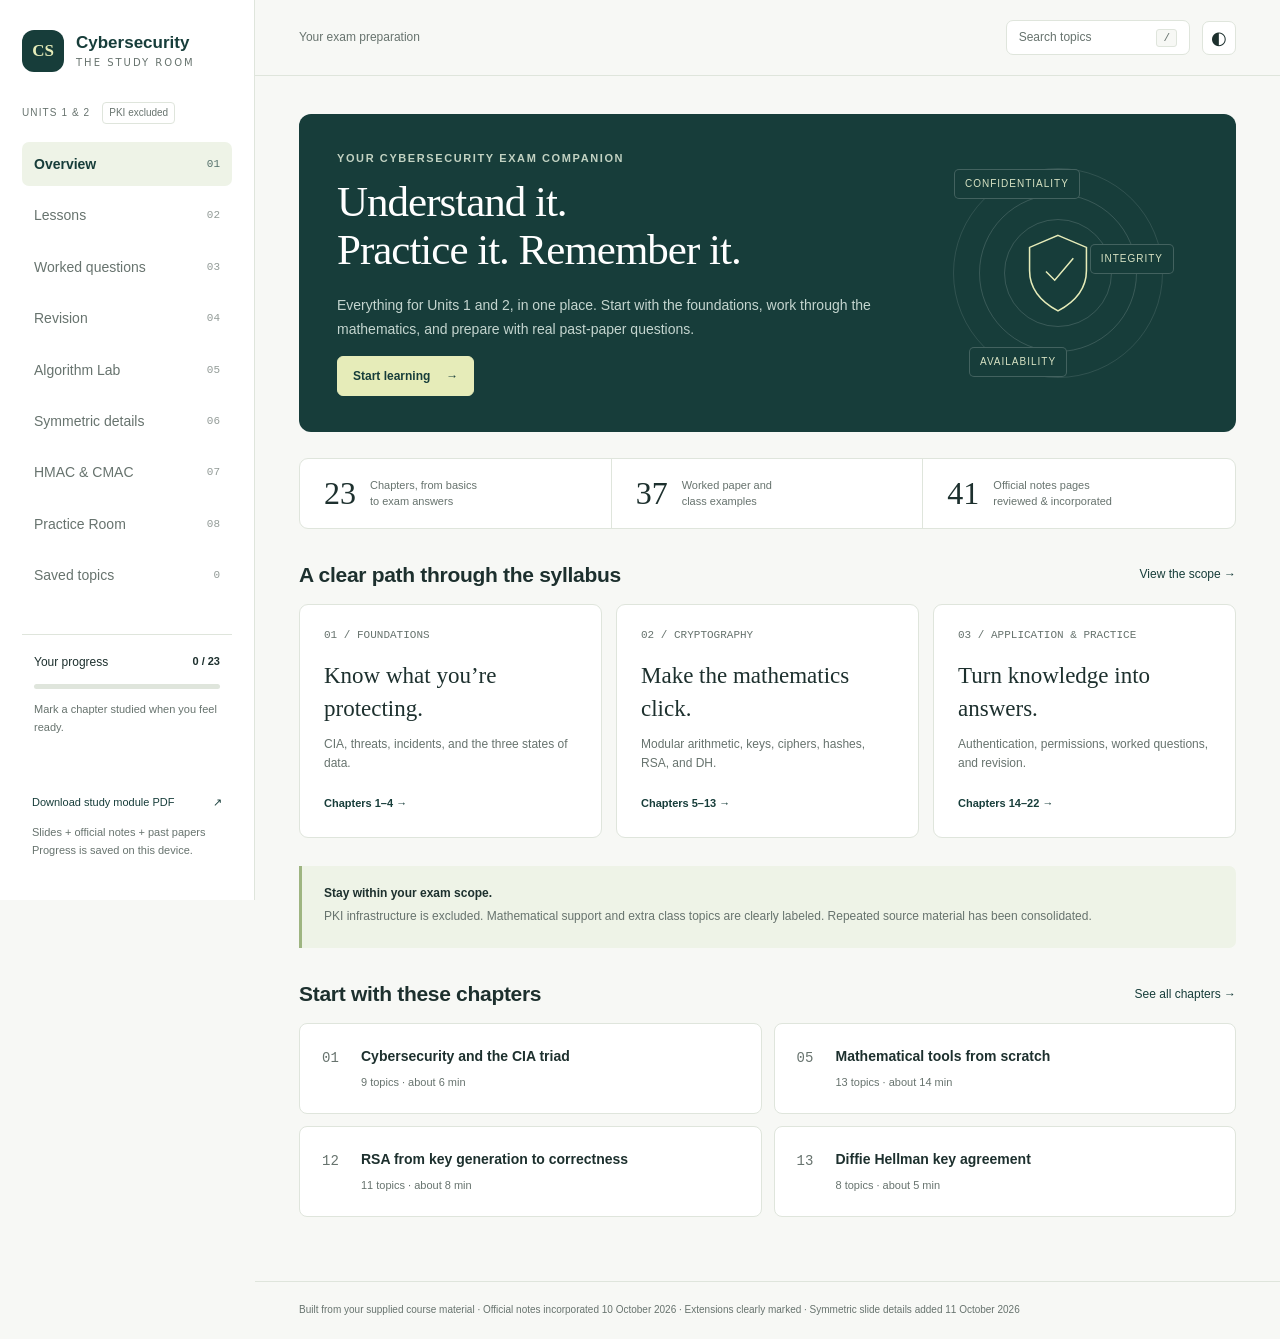
<file: index.html>
<!doctype html>
<html lang="en"><head><meta charset="utf-8"><meta name="viewport" content="width=device-width,initial-scale=1"><meta name="theme-color" content="#173d3a"><meta name="description" content="Your complete Cybersecurity Units 1 and 2 study room: lessons, worked questions, official class notes, and past-paper practice."><title>Cybersecurity Study Room</title><link rel="icon" href="icon.svg"><link rel="stylesheet" href="styles.css"></head>
<body><a class="skip" href="#main">Skip to content</a>
<aside id="sidebar">
  <a class="brand" href="#home"><span class="brand-mark">CS</span><span>Cybersecurity<small>THE STUDY ROOM</small></span></a>
  <div class="scope-label">UNITS 1 &amp; 2 <span>PKI excluded</span></div>
  <nav aria-label="Main navigation"><a href="#home" data-nav="home">Overview <span>01</span></a><a href="#lessons" data-nav="lessons">Lessons <span>02</span></a><a href="#practice" data-nav="practice">Worked questions <span>03</span></a><a href="#revision" data-nav="revision">Revision <span>04</span></a><a href="algorithms.html">Algorithm Lab <span>05</span></a><a href="symmetric-details.html">Symmetric details <span>06</span></a><a href="mac-lab.html">HMAC &amp; CMAC <span>07</span></a><a href="practice-room.html">Practice Room <span>08</span></a><a href="#saved" data-nav="saved">Saved topics <span id="saved-count">0</span></a></nav>
  <div class="sidebar-progress"><div><span>Your progress</span><strong id="progress-label">0 / 23</strong></div><div class="progress-track"><span id="progress-bar"></span></div><p>Mark a chapter studied when you feel ready.</p></div>
  <div class="sidebar-bottom"><a href="study-module.pdf" download>Download study module PDF <span>↗</span></a><p>Slides + official notes + past papers<br>Progress is saved on this device.</p></div>
</aside><div id="menu-backdrop" hidden></div>
<div class="shell"><header class="topbar"><button id="menu" class="icon-button mobile-only" aria-label="Open navigation" aria-expanded="false">☰</button><span id="breadcrumb">Your exam preparation</span><div class="top-actions"><button id="search-open" class="search-button"><span>Search topics</span><kbd>/</kbd></button><button id="theme" class="icon-button" aria-label="Switch to dark theme">◐</button></div></header><main id="main" tabindex="-1"></main><footer class="site-footer">Built from your supplied course material · Official notes incorporated 10 October 2026 · Extensions clearly marked · Symmetric slide details added 11 October 2026</footer></div>
<dialog id="search-dialog"><div class="search-head"><label for="search-input" class="sr-only">Search the complete module</label><input type="search" id="search-input" placeholder="Try modular inverse, AES, or CIA…" autocomplete="off"><button id="search-close" class="icon-button" aria-label="Close search">×</button></div><div id="search-results" aria-live="polite"><p class="search-hint">Search all lessons, examples, and source notes.</p></div></dialog><div id="toast" role="status"></div>
<noscript><p>This study room uses JavaScript for navigation. You can <a href="study-module.pdf">read the complete module as a PDF</a>.</p></noscript>
<script src="content.js?v=4"></script><script src="app.js?v=4"></script></body></html>
</file>
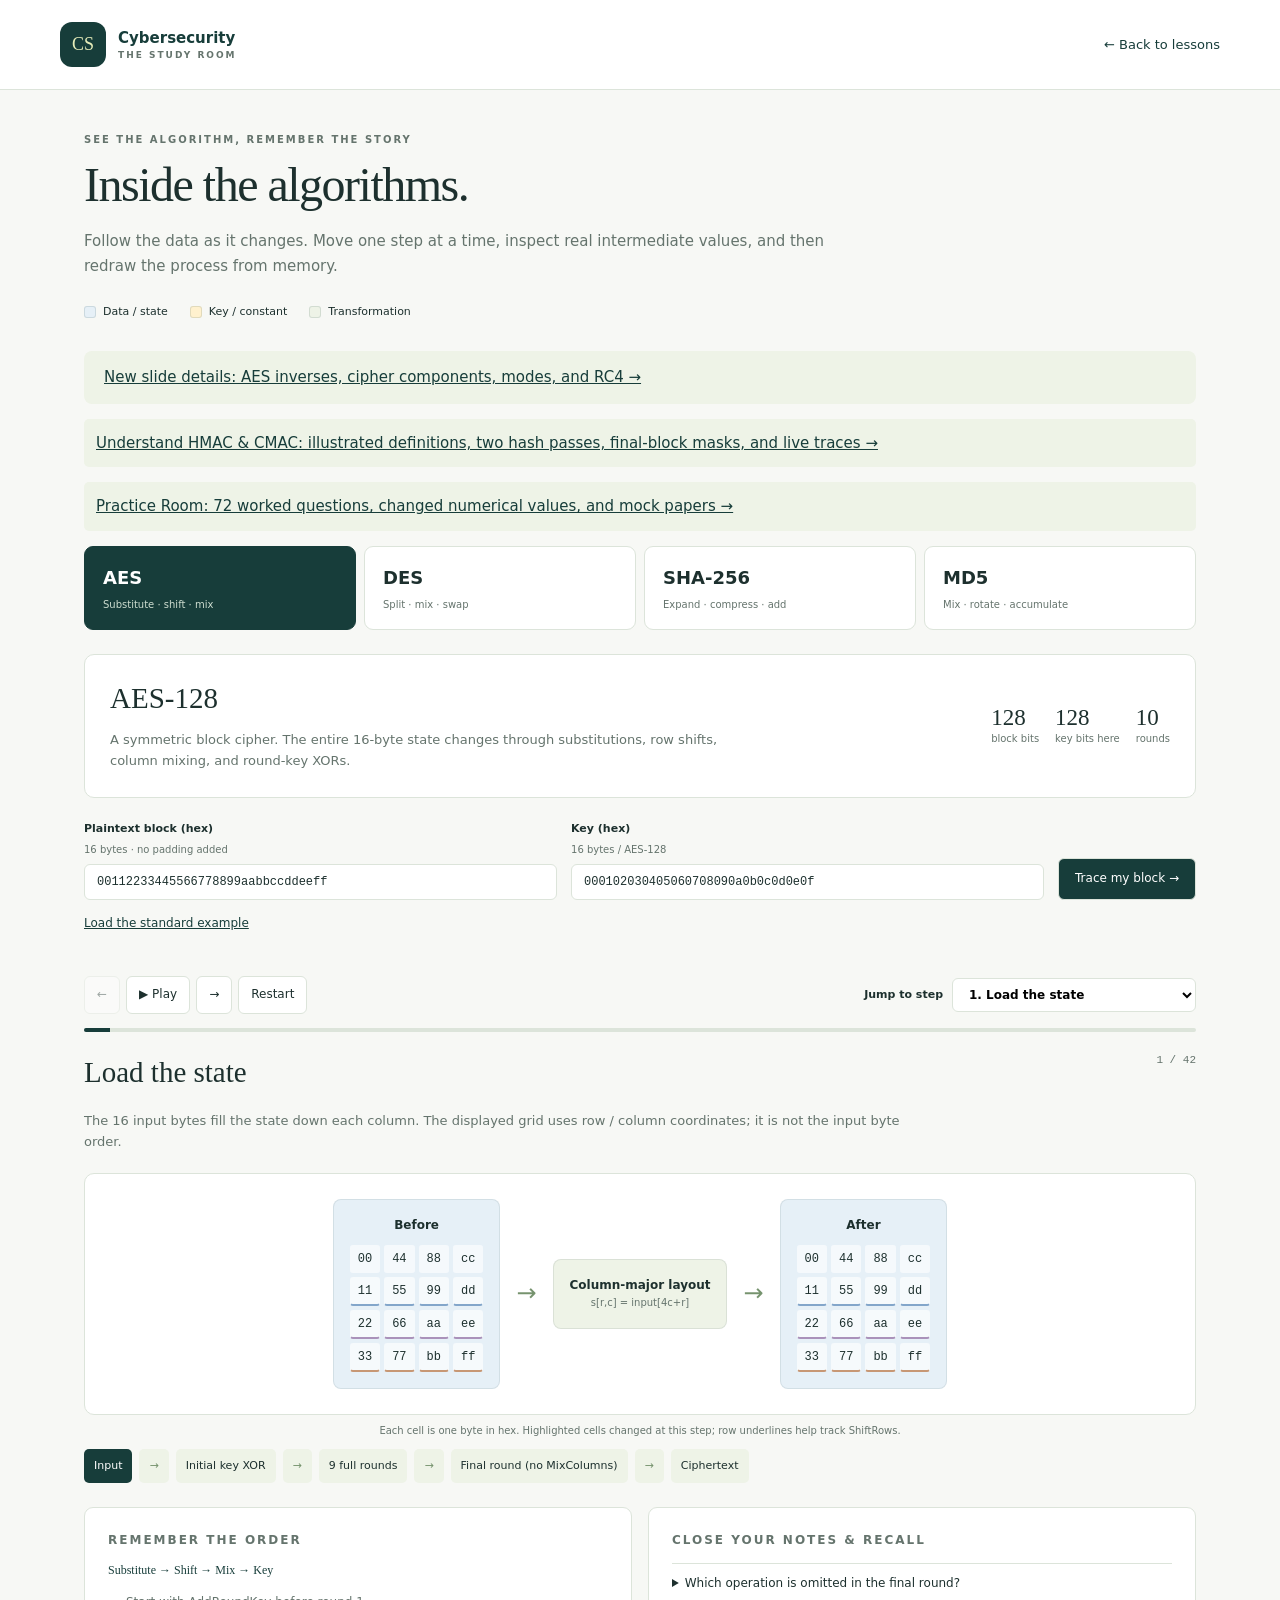
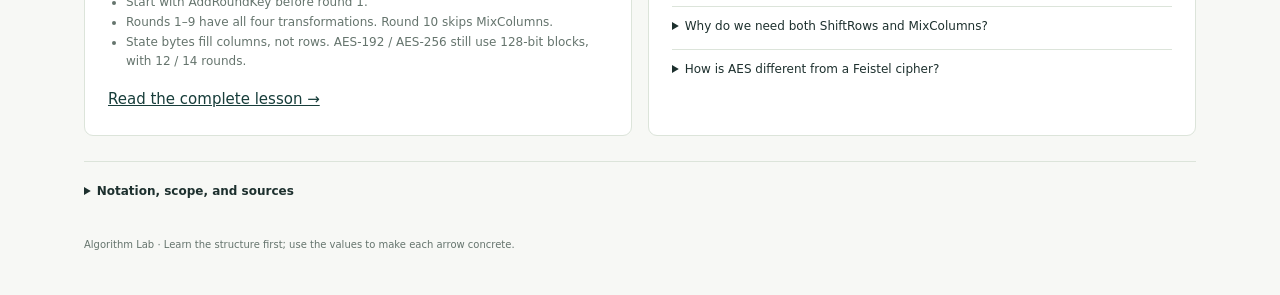
<file: algorithms.html>
<!doctype html>
<html lang="en"><head><meta charset="utf-8"><meta name="viewport" content="width=device-width,initial-scale=1"><meta name="theme-color" content="#173d3a"><title>Algorithm Lab · Cybersecurity Study Room</title><link rel="icon" href="icon.svg"><link rel="stylesheet" href="algorithms.css?v=3"></head>
<body><a class="skip" href="#lab">Skip to visualizer</a><header><a href="index.html#home" class="brand"><b>CS</b><span>Cybersecurity<small>THE STUDY ROOM</small></span></a><a href="index.html#lessons">← Back to lessons</a></header>
<main><section class="intro"><p class="eyebrow">SEE THE ALGORITHM, REMEMBER THE STORY</p><h1>Inside the algorithms.</h1><p>Follow the data as it changes. Move one step at a time, inspect real intermediate values, and then redraw the process from memory.</p><div class="legend"><span><i class="data"></i>Data / state</span><span><i class="key"></i>Key / constant</span><span><i class="op"></i>Transformation</span></div></section>
<p class="note-box" style="padding:14px 20px;background:#eef3e7;border-radius:8px"><a href="symmetric-details.html">New slide details: AES inverses, cipher components, modes, and RC4 →</a></p><p class="formula"><a href="mac-lab.html">Understand HMAC &amp; CMAC: illustrated definitions, two hash passes, final-block masks, and live traces →</a></p><p class="formula"><a href="practice-room.html">Practice Room: 72 worked questions, changed numerical values, and mock papers →</a></p><nav class="tabs" aria-label="Choose algorithm"><button data-algo="aes" aria-pressed="true">AES<small>Substitute · shift · mix</small></button><button data-algo="des" aria-pressed="false">DES<small>Split · mix · swap</small></button><button data-algo="sha" aria-pressed="false">SHA-256<small>Expand · compress · add</small></button><button data-algo="md5" aria-pressed="false">MD5<small>Mix · rotate · accumulate</small></button></nav>
<section id="lab" tabindex="-1"><div id="overview"></div><form id="inputs" novalidate></form><p id="error" role="alert"></p><div class="player"><div><button id="prev" aria-label="Previous step">←</button><button id="play">▶ Play</button><button id="next" aria-label="Next step">→</button><button id="reset">Restart</button></div><label for="jump">Jump to step <select id="jump"></select></label></div><div class="progress"><span id="bar"></span></div><div id="step" aria-live="polite" aria-atomic="true"></div><div class="below"><section id="memory"></section><section id="recall"></section></div><details class="reference"><summary>Notation, scope, and sources</summary><p>Hex digits represent four bits; two digits are one byte. ⊕ means bitwise XOR. + in the hash rounds means addition modulo 2³². ROTL / ROTR rotate a 32-bit word; SHR shifts in zeros. Concatenation joins bytes or bits.</p><p>This lab demonstrates AES-128 encryption of one block, DES encryption of one block, and complete SHA-256 / MD5 hashing of short UTF-8 messages. “SHA” is a family: this page uses SHA-256, as your syllabus does. SHA-512 has different widths and SHA-3 has a different construction. Internal calculations are extra support; the outline and labeled diagrams are the exam priority.</p><p>These are teaching implementations. AES block transforms here do not add a mode, IV, padding, or authentication. DES is obsolete and MD5 has broken collision resistance. A plain hash alone does not authenticate a sender.</p><p>Checked against your module, <a href="https://csrc.nist.gov/pubs/fips/197/final">NIST AES specification</a>, <a href="https://csrc.nist.gov/pubs/fips/46-3/final">archived DES specification</a>, <a href="https://csrc.nist.gov/pubs/fips/180-4/upd1/final">NIST Secure Hash Standard</a>, <a href="https://www.rfc-editor.org/rfc/rfc1321">MD5 specification</a>, and <a href="https://www.rfc-editor.org/rfc/rfc6151">MD5 security update</a>.</p></details></section>
<footer>Algorithm Lab · Learn the structure first; use the values to make each arrow concrete.</footer></main><script src="algorithms.js?v=2"></script></body></html>
</file>
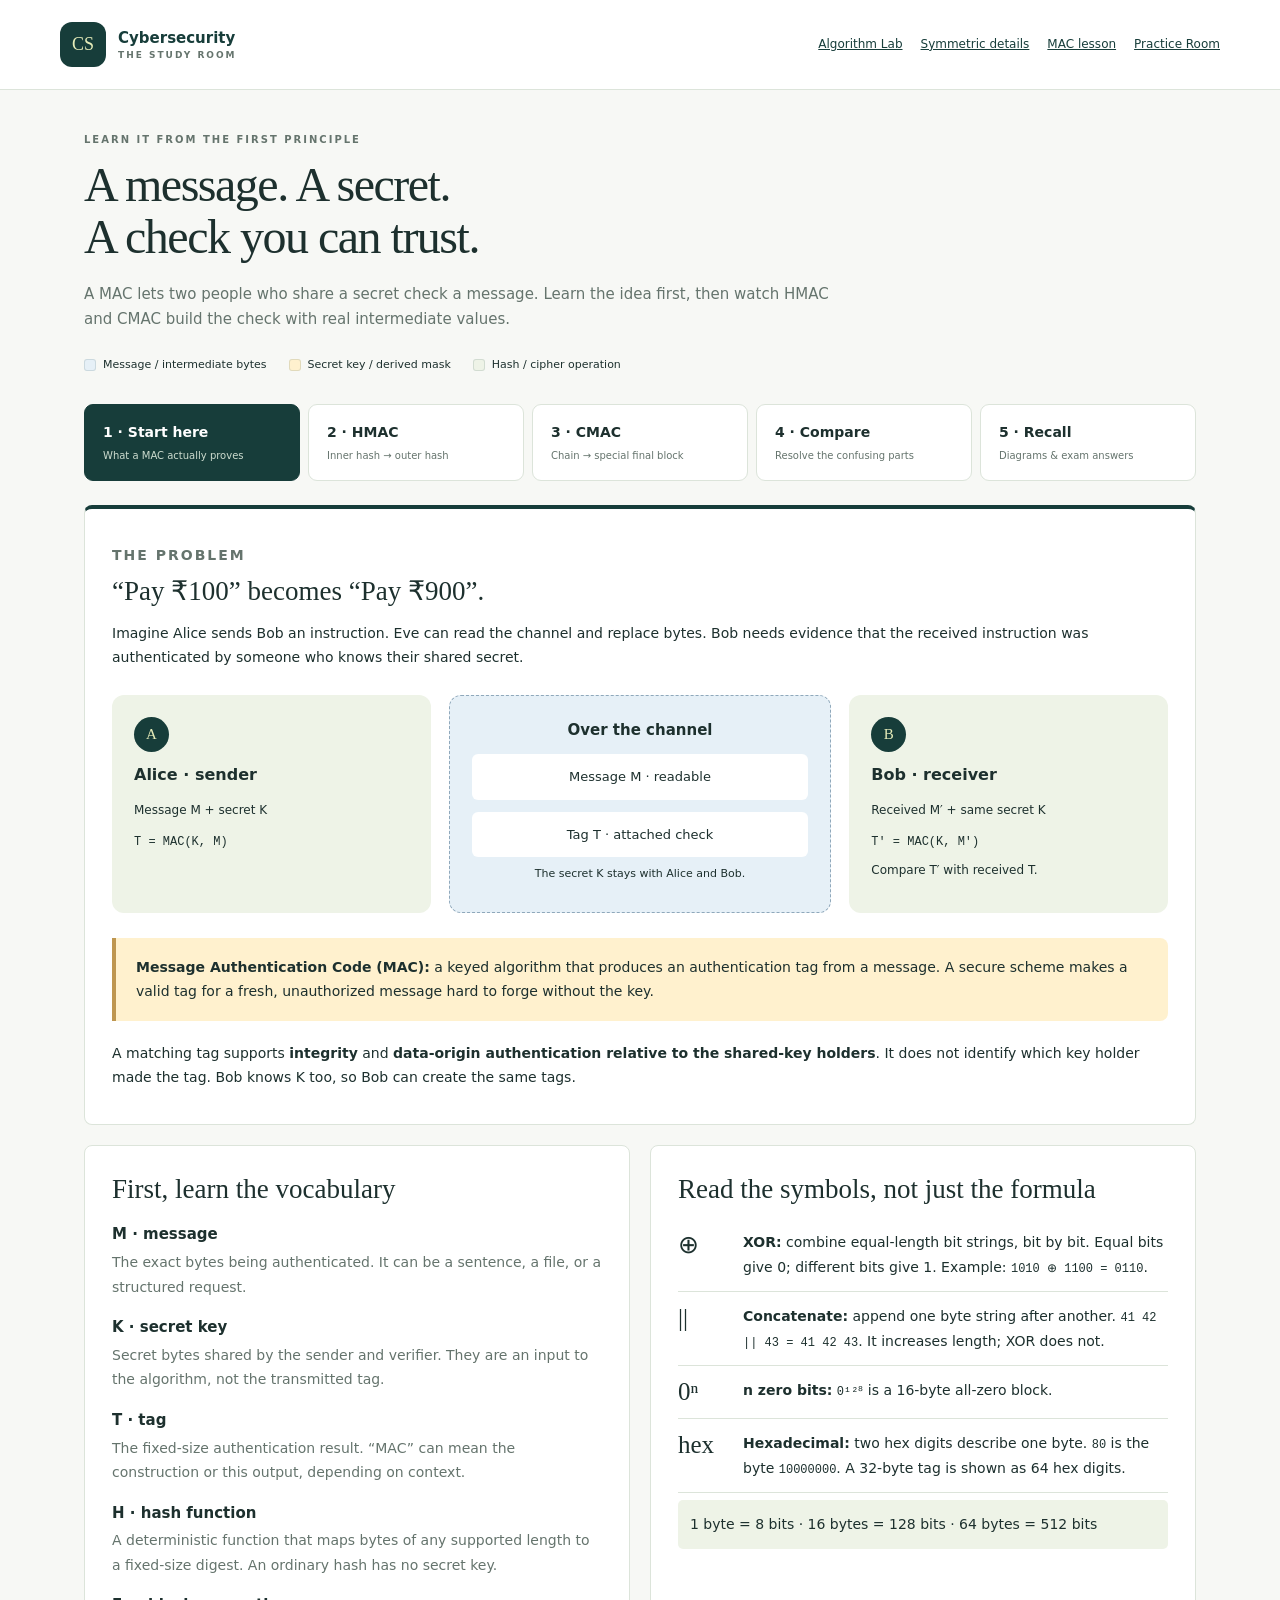
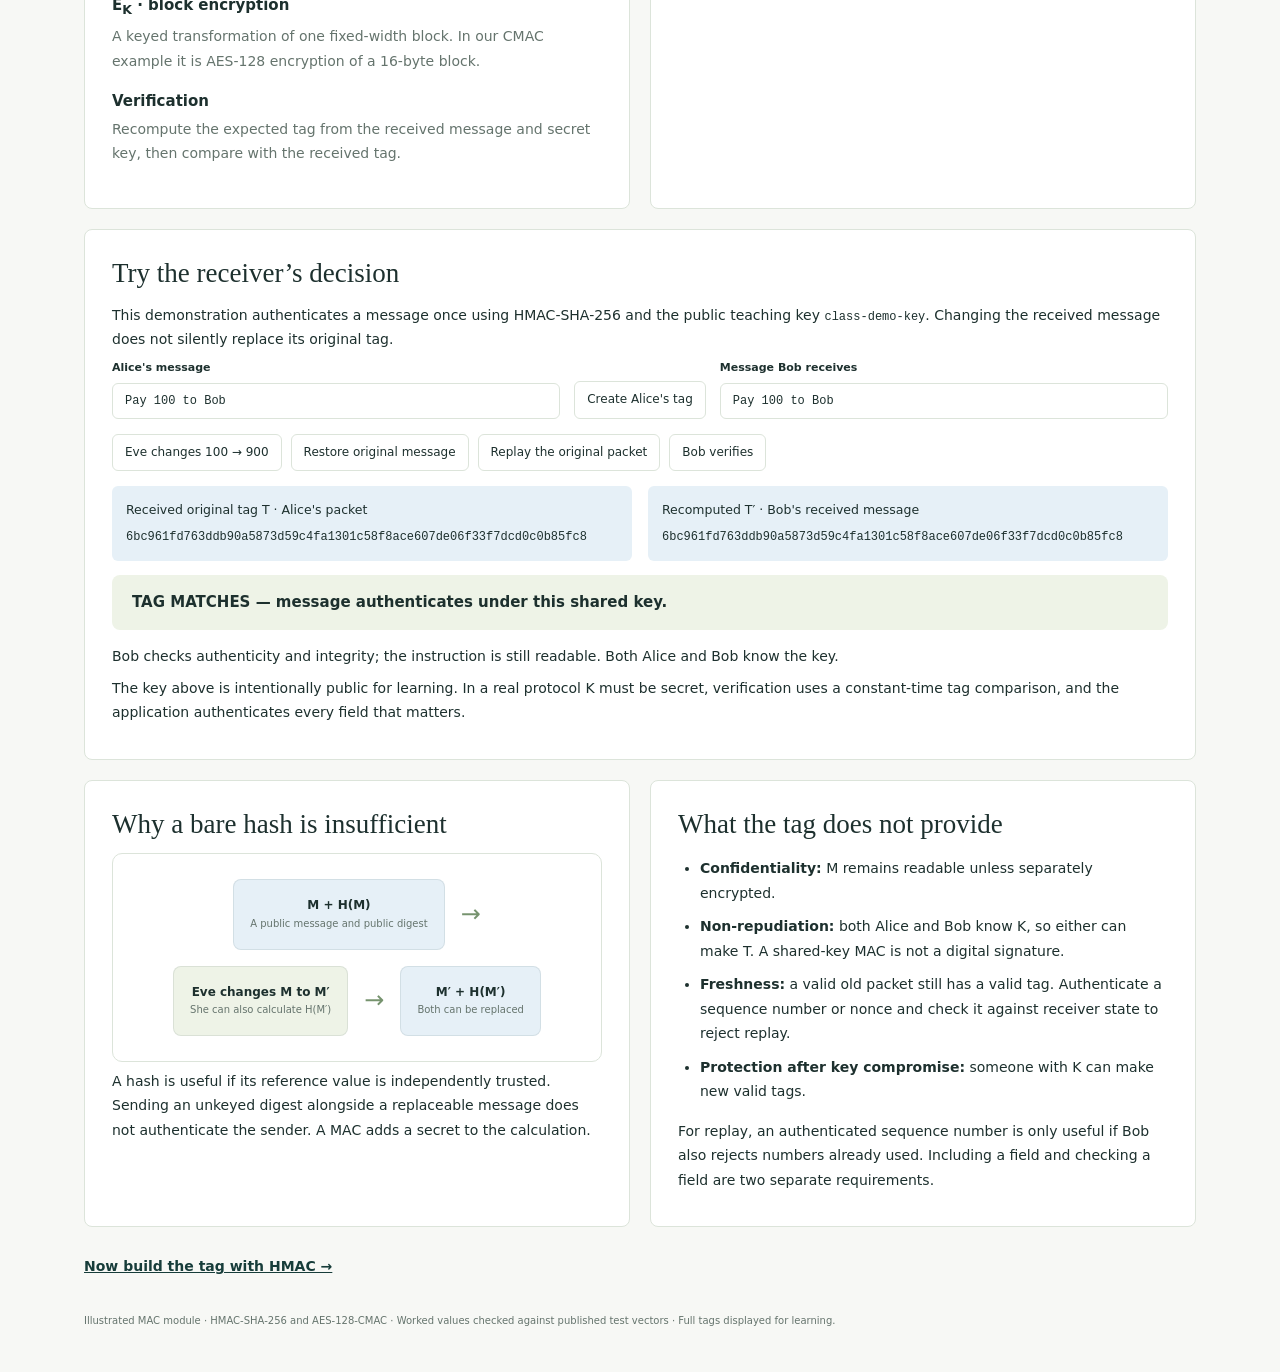
<file: mac-lab.html>
<!doctype html>
<html lang="en"><head><meta charset="utf-8"><meta name="viewport" content="width=device-width,initial-scale=1"><meta name="description" content="Learn HMAC and CMAC from scratch with illustrated definitions, real intermediate bytes, tampering examples, and exam practice."><title>HMAC & CMAC · Cybersecurity Study Room</title><link rel="icon" href="icon.svg"><link rel="stylesheet" href="algorithms.css?v=3"><link rel="stylesheet" href="mac-lab.css?v=1"></head>
<body><a class="skip" href="#lesson">Skip to lesson</a><header><a href="index.html#home" class="brand"><b>CS</b><span>Cybersecurity<small>THE STUDY ROOM</small></span></a><nav class="header-links" aria-label="Study room links"><a href="algorithms.html">Algorithm Lab</a><a href="symmetric-details.html">Symmetric details</a><a href="index.html#chapter/11">MAC lesson</a><a href="practice-room.html">Practice Room</a></nav></header>
<main><section class="intro"><p class="eyebrow">LEARN IT FROM THE FIRST PRINCIPLE</p><h1>A message. A secret.<br>A check you can trust.</h1><p>A MAC lets two people who share a secret check a message. Learn the idea first, then watch HMAC and CMAC build the check with real intermediate values.</p></section><div class="legend"><span><i class="data"></i>Message / intermediate bytes</span><span><i class="key"></i>Secret key / derived mask</span><span><i class="op"></i>Hash / cipher operation</span></div>
<nav class="tabs" aria-label="Choose MAC lesson"><button data-page="basics">1 · Start here<small>What a MAC actually proves</small></button><button data-page="hmac">2 · HMAC<small>Inner hash → outer hash</small></button><button data-page="cmac">3 · CMAC<small>Chain → special final block</small></button><button data-page="compare">4 · Compare<small>Resolve the confusing parts</small></button><button data-page="recall">5 · Recall<small>Diagrams & exam answers</small></button></nav>
<div id="lesson" tabindex="-1">
<section data-view="basics">
<div class="detail lead-card"><p class="eyebrow">THE PROBLEM</p><h2>“Pay ₹100” becomes “Pay ₹900”.</h2><p>Imagine Alice sends Bob an instruction. Eve can read the channel and replace bytes. Bob needs evidence that the received instruction was authenticated by someone who knows their shared secret.</p><div class="story-grid"><div class="person"><span class="avatar">A</span><h3>Alice · sender</h3><p>Message M + secret K</p><code>T = MAC(K, M)</code></div><div class="packet"><b>Over the channel</b><div class="packet-part">Message M · readable</div><div class="packet-part">Tag T · attached check</div><p>The secret K stays with Alice and Bob.</p></div><div class="person"><span class="avatar">B</span><h3>Bob · receiver</h3><p>Received M′ + same secret K</p><code>T′ = MAC(K, M′)</code><p>Compare T′ with received T.</p></div></div><div class="callout"><b>Message Authentication Code (MAC):</b> a keyed algorithm that produces an authentication tag from a message. A secure scheme makes a valid tag for a fresh, unauthorized message hard to forge without the key.</div><p>A matching tag supports <b>integrity</b> and <b>data-origin authentication relative to the shared-key holders</b>. It does not identify which key holder made the tag. Bob knows K too, so Bob can create the same tags.</p></div>
<div class="two-up"><section class="detail"><h2>First, learn the vocabulary</h2><dl class="definitions"><dt>M · message</dt><dd>The exact bytes being authenticated. It can be a sentence, a file, or a structured request.</dd><dt>K · secret key</dt><dd>Secret bytes shared by the sender and verifier. They are an input to the algorithm, not the transmitted tag.</dd><dt>T · tag</dt><dd>The fixed-size authentication result. “MAC” can mean the construction or this output, depending on context.</dd><dt>H · hash function</dt><dd>A deterministic function that maps bytes of any supported length to a fixed-size digest. An ordinary hash has no secret key.</dd><dt>E<sub>K</sub> · block encryption</dt><dd>A keyed transformation of one fixed-width block. In our CMAC example it is AES-128 encryption of a 16-byte block.</dd><dt>Verification</dt><dd>Recompute the expected tag from the received message and secret key, then compare with the received tag.</dd></dl></section><section class="detail"><h2>Read the symbols, not just the formula</h2><div class="symbol"><b>⊕</b><p><strong>XOR:</strong> combine equal-length bit strings, bit by bit. Equal bits give 0; different bits give 1. Example: <code>1010 ⊕ 1100 = 0110</code>.</p></div><div class="symbol"><b>||</b><p><strong>Concatenate:</strong> append one byte string after another. <code>41 42 || 43 = 41 42 43</code>. It increases length; XOR does not.</p></div><div class="symbol"><b>0ⁿ</b><p><strong>n zero bits:</strong> <code>0¹²⁸</code> is a 16-byte all-zero block.</p></div><div class="symbol"><b>hex</b><p><strong>Hexadecimal:</strong> two hex digits describe one byte. <code>80</code> is the byte <code>10000000</code>. A 32-byte tag is shown as 64 hex digits.</p></div><p class="formula">1 byte = 8 bits · 16 bytes = 128 bits · 64 bytes = 512 bits</p></section></div>
<section class="detail"><h2>Try the receiver’s decision</h2><p>This demonstration authenticates a message once using HMAC-SHA-256 and the public teaching key <code>class-demo-key</code>. Changing the received message does not silently replace its original tag.</p><div class="demo-fields"><label for="sent-message">Alice's message<input id="sent-message" value="Pay 100 to Bob" maxlength="120"></label><button id="send-message">Create Alice's tag</button><label for="received-message">Message Bob receives<input id="received-message" value="Pay 100 to Bob" maxlength="120"></label></div><div class="choice"><button id="tamper-message">Eve changes 100 → 900</button><button id="restore-message">Restore original message</button><button id="replay-message">Replay the original packet</button><button id="verify-message">Bob verifies</button></div><div id="verification" aria-live="polite"></div><p>The key above is intentionally public for learning. In a real protocol K must be secret, verification uses a constant-time tag comparison, and the application authenticates every field that matters.</p></section>
<div class="two-up"><section class="detail"><h2>Why a bare hash is insufficient</h2><div class="diagram"><div class="node"><b>M + H(M)</b><small>A public message and public digest</small></div><span class="arrow" aria-hidden="true">→</span><div class="node op"><b>Eve changes M to M′</b><small>She can also calculate H(M′)</small></div><span class="arrow" aria-hidden="true">→</span><div class="node"><b>M′ + H(M′)</b><small>Both can be replaced</small></div></div><p>A hash is useful if its reference value is independently trusted. Sending an unkeyed digest alongside a replaceable message does not authenticate the sender. A MAC adds a secret to the calculation.</p></section><section class="detail"><h2>What the tag does not provide</h2><ul class="read-list"><li><b>Confidentiality:</b> M remains readable unless separately encrypted.</li><li><b>Non-repudiation:</b> both Alice and Bob know K, so either can make T. A shared-key MAC is not a digital signature.</li><li><b>Freshness:</b> a valid old packet still has a valid tag. Authenticate a sequence number or nonce and check it against receiver state to reject replay.</li><li><b>Protection after key compromise:</b> someone with K can make new valid tags.</li></ul><p>For replay, an authenticated sequence number is only useful if Bob also rejects numbers already used. Including a field and checking a field are two separate requirements.</p></section></div><div class="next-link"><a href="#hmac">Now build the tag with HMAC →</a></div>
</section>
<section data-view="hmac" hidden>
<section class="detail"><p class="eyebrow">HASH-BASED MESSAGE AUTHENTICATION CODE</p><h2>HMAC: put one hash inside another.</h2><p>Use the same hash algorithm for both passes. First hash the message after an <b>inner key-derived prefix</b>. Then hash that digest after a different <b>outer key-derived prefix</b>. The outer digest is the tag.</p><div class="nested-hash"><div class="hash-layer outer"><span class="layer-title">OUTER HASH · produces the tag</span><div class="concat"><span class="key-block">K₀ ⊕ opad</span><b>||</b><div class="hash-layer inner"><span class="layer-title">INNER HASH · produces digest I</span><div class="concat"><span class="key-block">K₀ ⊕ ipad</span><b>||</b><span class="data-block">Message M</span></div><p>H(inner prefix || M) → I</p></div></div><p>H(outer prefix || I) → T</p></div></div><p class="formula"><code>I = H((K₀ ⊕ ipad) || M)<br>T = H((K₀ ⊕ opad) || I)</code></p><p>Read from the innermost parentheses outward. <b>I is a digest, not ciphertext.</b> The outer pass receives I's raw bytes, not the original M and not the characters of I's hex display.</p><p class="sources">Construction formula: <a href="https://www.rfc-editor.org/rfc/rfc2104">RFC 2104, section 2</a>. Trace examples: <a href="https://www.rfc-editor.org/rfc/rfc4231">RFC 4231</a>.</p></section>
<div class="two-up"><section class="detail"><h2>Three lengths that are easy to mix up</h2><div class="size-bars"><div><b>SHA-256 input block B = 64 bytes</b><span style="--bar:100%"></span><p>The hash processes input internally in 64-byte blocks. Messages can be longer than one block.</p></div><div><b>SHA-256 output L = 32 bytes</b><span style="--bar:50%"></span><p>Every full digest is 32 bytes, irrespective of message length.</p></div><div><b>HMAC key K = variable length</b><span style="--bar:35%"></span><p>Normalize it to K₀ of exactly B bytes. A production key should have suitable random entropy; this page's short text keys are teaching examples.</p></div></div></section><section class="detail"><h2>What are ipad and opad?</h2><p><b>ipad:</b> the byte <code>36</code> repeated B times. <b>opad:</b> the byte <code>5c</code> repeated B times. These are public constants. XORing each with K₀ makes two distinct, secret-derived prefixes.</p><div class="diagram"><div class="node key"><b>K₀</b><small>Same normalized secret key</small></div><span class="arrow" aria-hidden="true">→</span><div class="node key"><b>Inner: K₀ ⊕ 36…36</b><small>64-byte prefix</small><b>Outer: K₀ ⊕ 5c…5c</b><small>Different 64-byte prefix</small></div></div><p>“Pad” here names the public XOR patterns. It does not mean ordinary message padding. SHA-256 still applies its own internal length padding whenever H is called.</p><p>The two-layer keyed construction avoids the simple secret-prefix-hash design. With a Merkle–Damgård hash such as SHA-256, <code>H(K || M)</code> can expose a length-extension path; it is not HMAC.</p></section></div>
<section class="detail lab-section"><p class="eyebrow">REAL BYTE CALCULATIONS · HMAC-SHA-256</p><h2>Walk through both hash passes</h2><p>Start with the example, then try a key of 64 or 65 bytes to see exactly when key hashing happens. Inputs and calculations stay in your browser.</p><form id="hmac-form"><label for="h-key">Secret key K<input id="h-key" value="Jefe" maxlength="1024"></label><label for="h-key-format">Key format<select id="h-key-format"><option value="text">UTF-8 text</option><option value="hex">Hex bytes</option></select></label><label for="h-message">Message M<textarea id="h-message" rows="2" maxlength="2048">what do ya want for nothing?</textarea></label><label for="h-message-format">Message format<select id="h-message-format"><option value="text">UTF-8 text</option><option value="hex">Hex bytes</option></select></label><button type="submit">Trace HMAC</button></form><div class="choice"><button data-h-example="jefe">RFC example · Jefe</button><button data-h-example="short">RFC example · Hi There</button><button data-h-example="64">Exactly 64-byte key</button><button data-h-example="65">65-byte key</button><button data-h-example="long">RFC 131-byte key</button></div><p id="h-error" class="error" role="alert"></p><div class="player"><div><button id="h-prev" aria-label="Previous HMAC step">← Previous</button><button id="h-next" aria-label="Next HMAC step">Next →</button></div><label for="h-jump">HMAC step<select id="h-jump"></select></label></div><div id="h-stage" aria-live="polite"></div></section><section class="detail"><h2>Remember the recipe</h2><p class="mnemonic">Normalize → inner prefix → message hash → outer prefix → digest hash.</p><p>HMAC uses <b>two conceptual hash passes</b>, not two SHA compression rounds. Each pass can process several internal blocks. The full HMAC-SHA-256 tag is 32 bytes; a protocol may specify a shorter tag, but sender and receiver must agree on the exact truncation.</p><a href="algorithms.html#sha">Inspect what a SHA-256 hash does internally →</a></section><div class="next-link"><a href="#cmac">Next: build a tag from AES with CMAC →</a></div>
</section>
<section data-view="cmac" hidden>
<section class="detail"><p class="eyebrow">CIPHER-BASED MESSAGE AUTHENTICATION CODE</p><h2>CMAC: chain blocks, then mark the ending.</h2><p>CMAC uses a block cipher as its building block. Here, AES-128 accepts one 16-byte block and a 16-byte secret key. Break M into blocks, combine each with the preceding state using XOR, and encrypt. The final block receives an extra key-derived mask.</p><div class="diagram"><div class="node"><b>X₀ = 0¹²⁸</b><small>Fixed initial zero state</small></div><span class="arrow" aria-hidden="true">→</span><div class="node op"><b>⊕ M₁ → AES<sub>K</sub></b><small>Produces X₁</small></div><span class="arrow" aria-hidden="true">→</span><div class="node op"><b>⊕ M₂ → AES<sub>K</sub></b><small>Produces X₂ · keep chaining</small></div><span class="arrow" aria-hidden="true">→</span><div class="node key"><b>⊕ modified final block → AES<sub>K</sub></b><small>Last output is tag T</small></div></div><p>Only include the ordinary blocks that actually exist. For a one-block message, go directly from X₀ to the modified final block. A zero-length message still has one padded final block.</p><p>Intermediate values X₁, X₂, … are <b>chaining states</b>. You do not send them as ciphertext blocks. CMAC outputs the final tag, while the original message may still be sent openly.</p><p class="sources">Authentication mode: <a href="https://csrc.nist.gov/pubs/sp/800/38/b/upd1/final">NIST SP 800-38B</a>. AES-128 examples and subkey formula: <a href="https://www.rfc-editor.org/rfc/rfc4493">RFC 4493</a>.</p></section>
<section class="detail"><h2>The final block has two paths</h2><p>The question is whether the <b>original message</b> has a nonzero length that is exactly divisible by 16 bytes. Check this before adding padding.</p><div class="branch"><div><span class="badge">YES · full final block</span><h3>Use K₁. Add no padding.</h3><div class="diagram"><div class="node"><b>Mₙ · 16 bytes</b></div><span class="arrow" aria-hidden="true">→</span><div class="node key"><b>Mₙ* = Mₙ ⊕ K₁</b></div></div><p>Examples: 16, 32, 48, 64 bytes.</p></div><div><span class="badge">NO · short final block or empty message</span><h3>Pad, then use K₂.</h3><div class="diagram"><div class="node"><b>Remaining bytes</b><small>0 to 15 bytes</small></div><span class="arrow" aria-hidden="true">→</span><div class="node"><b>Append 1 then zero bits</b><small>For byte input: append 80, then 00…</small></div><span class="arrow" aria-hidden="true">→</span><div class="node key"><b>Mₙ* = padded block ⊕ K₂</b></div></div><p>Examples: 0, 1, 15, 17, 40 bytes.</p></div></div><div class="callout">Both paths produce one <b>16-byte effective final block</b>. The masks distinguish complete and padded endings; padding alone is not CMAC's final-block treatment.</div><div id="c-length-demo"></div><label for="c-length">Try a message length: <output id="c-length-label">17 bytes</output><input id="c-length" type="range" min="0" max="64" value="17"></label></section>
<div class="two-up"><section class="detail"><h2>Where do K₁ and K₂ come from?</h2><p>They are derived from the original AES key K, rather than separately exchanged. They are <b>not AES round keys</b>.</p><div class="diagram"><div class="node"><b>0¹²⁸ · all-zero block</b></div><span class="arrow" aria-hidden="true">→</span><div class="node op"><b>AES<sub>K</sub></b><small>Original K is the AES key</small></div><span class="arrow" aria-hidden="true">→</span><div class="node"><b>L</b><small>Subkey seed · 16 bytes</small></div></div><div class="chain"><span>L</span><b>→ double →</b><span>K₁</span><b>→ double →</b><span>K₂</span></div><p class="formula"><code>L = AES_K(0¹²⁸)<br>K₁ = dbl(L)<br>K₂ = dbl(K₁)</code></p><p>At every chaining step AES still uses <b>K</b>. K₁ or K₂ is XORed into the final message block; it does not replace the AES key.</p></section><section class="detail"><h2>“Double” means a bit operation</h2><p>Treat the whole 16-byte string as one 128-bit value, most significant bit first. Shift left one bit across byte boundaries, discarding the bit shifted out.</p><div class="branch compact"><div><b>Old first bit = 0</b><p><code>dbl(X) = X &lt;&lt; 1</code></p></div><div><b>Old first bit = 1</b><p><code>dbl(X) = (X &lt;&lt; 1) ⊕ Rb</code></p></div></div><p><code>Rb = 00 00 … 00 87</code> is 16 bytes. Its last byte is <code>87</code>; the other 15 are zero. It is a fixed field-reduction constant, not a key or an IV.</p><p>This is multiplication by x in GF(2¹²⁸), represented as a shift with reduction using x¹²⁸ + x⁷ + x² + x + 1. You can calculate the shift/XOR without deriving the field theory. It differs from AES's byte field GF(2⁸).</p><p>Use the <b>original high bit</b> to decide whether to XOR Rb. Test it before shifting.</p></section></div>
<section class="detail lab-section"><p class="eyebrow">REAL BYTE CALCULATIONS · AES-128-CMAC</p><h2>See subkeys, padding, XOR, and chaining</h2><p>Use the 40-byte example to see two ordinary blocks followed by a short final block. The empty and 16-byte examples isolate the two final-block cases.</p><form id="cmac-form"><label for="c-key">Secret AES key K · exactly 16 bytes<input id="c-key" value="2b7e151628aed2a6abf7158809cf4f3c" maxlength="100"></label><label for="c-message-format">Message format<select id="c-message-format"><option value="hex">Hex bytes</option><option value="text">UTF-8 text</option></select></label><label for="c-message">Message M<textarea id="c-message" rows="3" maxlength="2048">6bc1bee22e409f96e93d7e117393172aae2d8a571e03ac9c9eb76fac45af8e5130c81c46a35ce411</textarea></label><button type="submit">Trace CMAC</button></form><div class="choice"><button data-c-example="0">Empty · K₂</button><button data-c-example="16">16 bytes · K₁</button><button data-c-example="40">40 bytes · K₂</button><button data-c-example="64">64 bytes · K₁</button><button data-c-example="text">Text: Pay 100 to Bob</button></div><p id="c-error" class="error" role="alert"></p><div class="player"><div><button id="c-prev" aria-label="Previous CMAC step">← Previous</button><button id="c-next" aria-label="Next CMAC step">Next →</button></div><label for="c-jump">CMAC step<select id="c-jump"></select></label></div><div id="c-stage" aria-live="polite"></div></section>
<section class="detail"><h2>Why not use ordinary CBC-MAC for any length?</h2><p>The basic zero-initialized construction <code>Xᵢ = E_K(Xᵢ₋₁ ⊕ Mᵢ)</code> can be secure for an agreed fixed message length. Extending it naively to variable-length messages permits algebraic forgeries.</p><div class="diagram"><div class="node"><b>Known one-block message M</b><small>Known tag T = E_K(M)</small></div><span class="arrow" aria-hidden="true">→</span><div class="node"><b>Construct M || (M ⊕ T)</b><small>Different, two-block message</small></div><span class="arrow" aria-hidden="true">→</span><div class="node op"><b>Second state = E_K(T ⊕ M ⊕ T)</b><small>= E_K(M) = T</small></div></div><p>The same known tag authenticates a new message in that naive scheme. CMAC's end masks change this structure and give a construction for variable message lengths. “Use AES” alone does not make an authentication design safe.</p><p class="mnemonic">Derive two masks → split → mark the ending → chain → final tag.</p><a href="algorithms.html#aes">Inspect what one AES encryption does internally →</a></section><div class="next-link"><a href="#compare">Compare the constructions side by side →</a></div>
</section>
<section data-view="compare" hidden>
<section class="detail"><h2>Same job. Different machinery.</h2><p>Both algorithms take a secret key and message and return a tag. Neither is a message-encryption scheme.</p><div class="comparison"><div class="compare-card"><span class="badge">HMAC-SHA-256</span><h3>Hash-based</h3><div class="mini-flow"><span>Normalize K to 64 bytes</span><b>↓</b><span>Inner keyed prefix || M</span><b>↓ SHA-256</b><span>32-byte inner digest I</span><b>↓</b><span>Outer keyed prefix || I</span><b>↓ SHA-256</b><span>32-byte tag T</span></div><p>Public patterns: 36…36 and 5c…5c.<br>Key length: variable; normalize.<br>Input block of SHA-256: 64 bytes.<br>No per-message IV.</p></div><div class="compare-card"><span class="badge">AES-128-CMAC</span><h3>Cipher-based</h3><div class="mini-flow"><span>Derive K₁, K₂ from AES_K(0)</span><b>↓</b><span>Split M into 16-byte blocks</span><b>↓</b><span>Final block: K₁, or pad + K₂</span><b>↓</b><span>Start X₀ = 0; XOR and encrypt</span><b>↓ last AES output</b><span>16-byte tag T</span></div><p>Public reduction constant: 00…87.<br>Key length here: exactly 16 bytes.<br>AES block: 16 bytes.<br>Fixed zero starting state, not random IV.</p></div></div><p>These widths belong to the concrete variants on this page. HMAC with SHA-512 uses other hash widths; AES-CMAC can use other AES key sizes while retaining 16-byte blocks. A shorter tag must follow the chosen protocol's truncation rule.</p></section>
<section class="detail"><h2>Six confusions, resolved visually</h2><div class="confusions"><div><b>Hash ≠ MAC</b><p><code>H(M)</code> has no secret.<br><code>MAC(K,M)</code> needs K.</p></div><div><b>Tag ≠ ciphertext</b><p><code>M → T</code> makes a check.<br>It does not hide or recover M.</p></div><div><b>XOR ≠ append</b><p><code>16B ⊕ 16B → 16B</code><br><code>16B || 16B → 32B</code></p></div><div><b>HMAC K₀ ≠ tag</b><p><code>K₀: 64B</code> is the padded key.<br><code>T: 32B</code> is the output.</p></div><div><b>CMAC K₁/K₂ ≠ AES keys</b><p>They mask the ending.<br>AES uses original K every time.</p></div><div><b>Validity ≠ freshness</b><p>A replay preserves M and T.<br>MAC alone will accept it again.</p></div></div></section><section class="detail"><h2>Three different meanings of “padding”</h2><div class="comparison three"><div class="compare-card"><b>HMAC key normalization</b><p>Pad a short or hashed key with zero bytes to the hash block width. This creates K₀.</p><code>K′ || 00…00 → K₀</code></div><div class="compare-card"><b>Hash's internal padding</b><p>SHA-256 appends a one bit, zeros, and a length field inside each H call. The hash function handles it.</p><code>input || 80… || bit length</code></div><div class="compare-card"><b>CMAC partial-message padding</b><p>Append one bit, then zeros, to fill a partial or empty final block. Then XOR K₂.</p><code>(remaining || 80…00) ⊕ K₂</code></div></div><p>CMAC does not append an extra padding block when the original message already ends in a full, nonempty block. HMAC's key padding does not replace SHA-256's internal padding.</p></section><div class="next-link"><a href="#recall">Check what you can now explain →</a></div>
</section>
<section data-view="recall" hidden>
<section class="detail"><h2>Draw these from memory</h2><div class="comparison"><div><h3>HMAC diagram</h3><div class="mini-flow"><span>K₀ ⊕ ipad || M</span><b>↓ H</b><span>Inner digest I</span><b>↓ append after K₀ ⊕ opad</b><span>(K₀ ⊕ opad) || I</span><b>↓ H</b><span>Tag T</span></div><p>Annotate K₀ = block-width normalized key; ipad = 36 repeated; opad = 5c repeated. For SHA-256 write B = 64 bytes and |I| = |T| = 32 bytes.</p></div><div><h3>CMAC diagram</h3><div class="mini-flow"><span>K → AES_K(0) → L → K₁ → K₂</span><b>↓ choose ending</b><span>Full: Mₙ ⊕ K₁<br>Partial / empty: pad(Mₙ) ⊕ K₂</span><b>↓ chaining from X₀ = 0</b><span>Xᵢ = AES_K(Xᵢ₋₁ ⊕ blockᵢ)</span><b>↓ final output</b><span>Tag T</span></div><p>Label the effective final block with a star, Mₙ*. Ordinary blocks are unmodified. The last step uses Mₙ* in place of Mₙ.</p></div></div></section>
<section class="detail"><h2>Exam-ready answers</h2><details open><summary>Define a MAC in two sentences.</summary><p>A Message Authentication Code is a symmetric keyed function that maps a message to an authentication tag. The receiver recomputes the tag using the shared secret and compares it with the received tag to check integrity and data-origin authentication.</p></details><details><summary>Explain HMAC with its formula and stages.</summary><p>Normalize K to the hash block width to obtain K₀, hashing K first if it is too long and zero-padding if required. Compute <code>I = H((K₀ ⊕ ipad) || M)</code>, then <code>T = H((K₀ ⊕ opad) || I)</code>. ipad and opad are the public repeated bytes 36 and 5c. The final outer digest is the MAC tag.</p></details><details><summary>Explain CMAC with the two last-block cases.</summary><p>Derive L = E_K(0ᵇ), K₁ = dbl(L), and K₂ = dbl(K₁). If the original message ends in a full nonempty block, XOR that block with K₁. Otherwise append a one bit and zeros to fill the final block, then XOR K₂. Starting from X₀ = 0ᵇ, encrypt each block XORed with the preceding state; use the modified final block at the last step. The last state is the tag.</p></details><details><summary>Why does a MAC not provide non-repudiation?</summary><p>The verifier possesses the same secret key and can generate valid tags. A third party cannot distinguish which shared-key holder generated a given MAC.</p></details><details><summary>Explain the naive CBC-MAC variable-length problem.</summary><p>For a one-block message M with tag T = E_K(M), the two-block message M || (M ⊕ T) also has tag T: its second state is E_K(T ⊕ M ⊕ T) = E_K(M). CMAC adds keyed final-block treatment rather than using this naive construction for arbitrary lengths.</p></details></section>
<section class="detail"><h2>Quick checks · answer before revealing</h2><div class="quiz"><details><summary>HMAC-SHA-256 with a 65-byte key: what happens first?</summary><p>Hash the 65-byte key to 32 bytes, then append 32 zero bytes to make the 64-byte K₀. A 64-byte key itself is not hashed in normalization.</p></details><details><summary>Is HMAC's outer input 64-byte prefix + original message?</summary><p>No. It is 64-byte outer prefix + 32 raw bytes of inner SHA-256 digest, so 96 bytes before SHA's internal padding.</p></details><details><summary>AES-CMAC of a 32-byte message: K₁ or K₂?</summary><p>K₁. There are two full blocks. Modify only block 2; no padding is added.</p></details><details><summary>AES-CMAC of a 17-byte message: describe every block.</summary><p>Block 1 contains 16 message bytes. Block 2 starts with the remaining byte, then 80 and fourteen 00 bytes; XOR K₂ into that padded block. Both chaining encryptions use the original key K.</p></details><details><summary>AES-CMAC of an empty message: are there zero AES operations?</summary><p>No. The message has one effective padded final block: 80 followed by fifteen 00 bytes, XORed with K₂ and processed once. Subkey generation also includes AES_K(0).</p></details><details><summary>Does the receiver decrypt a CMAC tag?</summary><p>No. The receiver computes CMAC on the received message with K and compares tags. It need not use AES decryption.</p></details><details><summary>What if an attacker resends a valid old M and T?</summary><p>The tag remains valid. Freshness requires authenticated protocol data, such as a sequence number, and a receiver check for reuse.</p></details><details><summary>Is a short final block padded with only zeros?</summary><p>No. CMAC appends one bit and then zero bits. For byte-aligned input this is byte 80 followed by zero bytes.</p></details></div></section><section class="detail"><h2>Your learning checklist</h2><ul class="read-list"><li>Explain why H(M) alone does not authenticate an attacker-controlled message.</li><li>Define M, K, T, H, E_K, XOR, and concatenation.</li><li>Draw HMAC's inner digest flowing into its outer hash.</li><li>Normalize 4-, 64-, and 65-byte SHA-256 keys.</li><li>Select CMAC's final-block path for 0, 15, 16, 17, and 32 bytes.</li><li>Describe CMAC subkey derivation and the original-high-bit test.</li><li>Calculate a byte XOR and interpret the actual chain values.</li><li>State integrity/authentication and the limits: secrecy, non-repudiation, replay.</li></ul><a href="index.html#chapter/11">Return to the main message-authentication chapter →</a></section>
</section></div><footer>Illustrated MAC module · HMAC-SHA-256 and AES-128-CMAC · Worked values checked against published test vectors · Full tags displayed for learning.</footer></main><script src="algorithms.js?v=2"></script><script src="mac-core.js?v=1"></script><script src="mac-lab.js?v=1"></script></body></html>
</file>
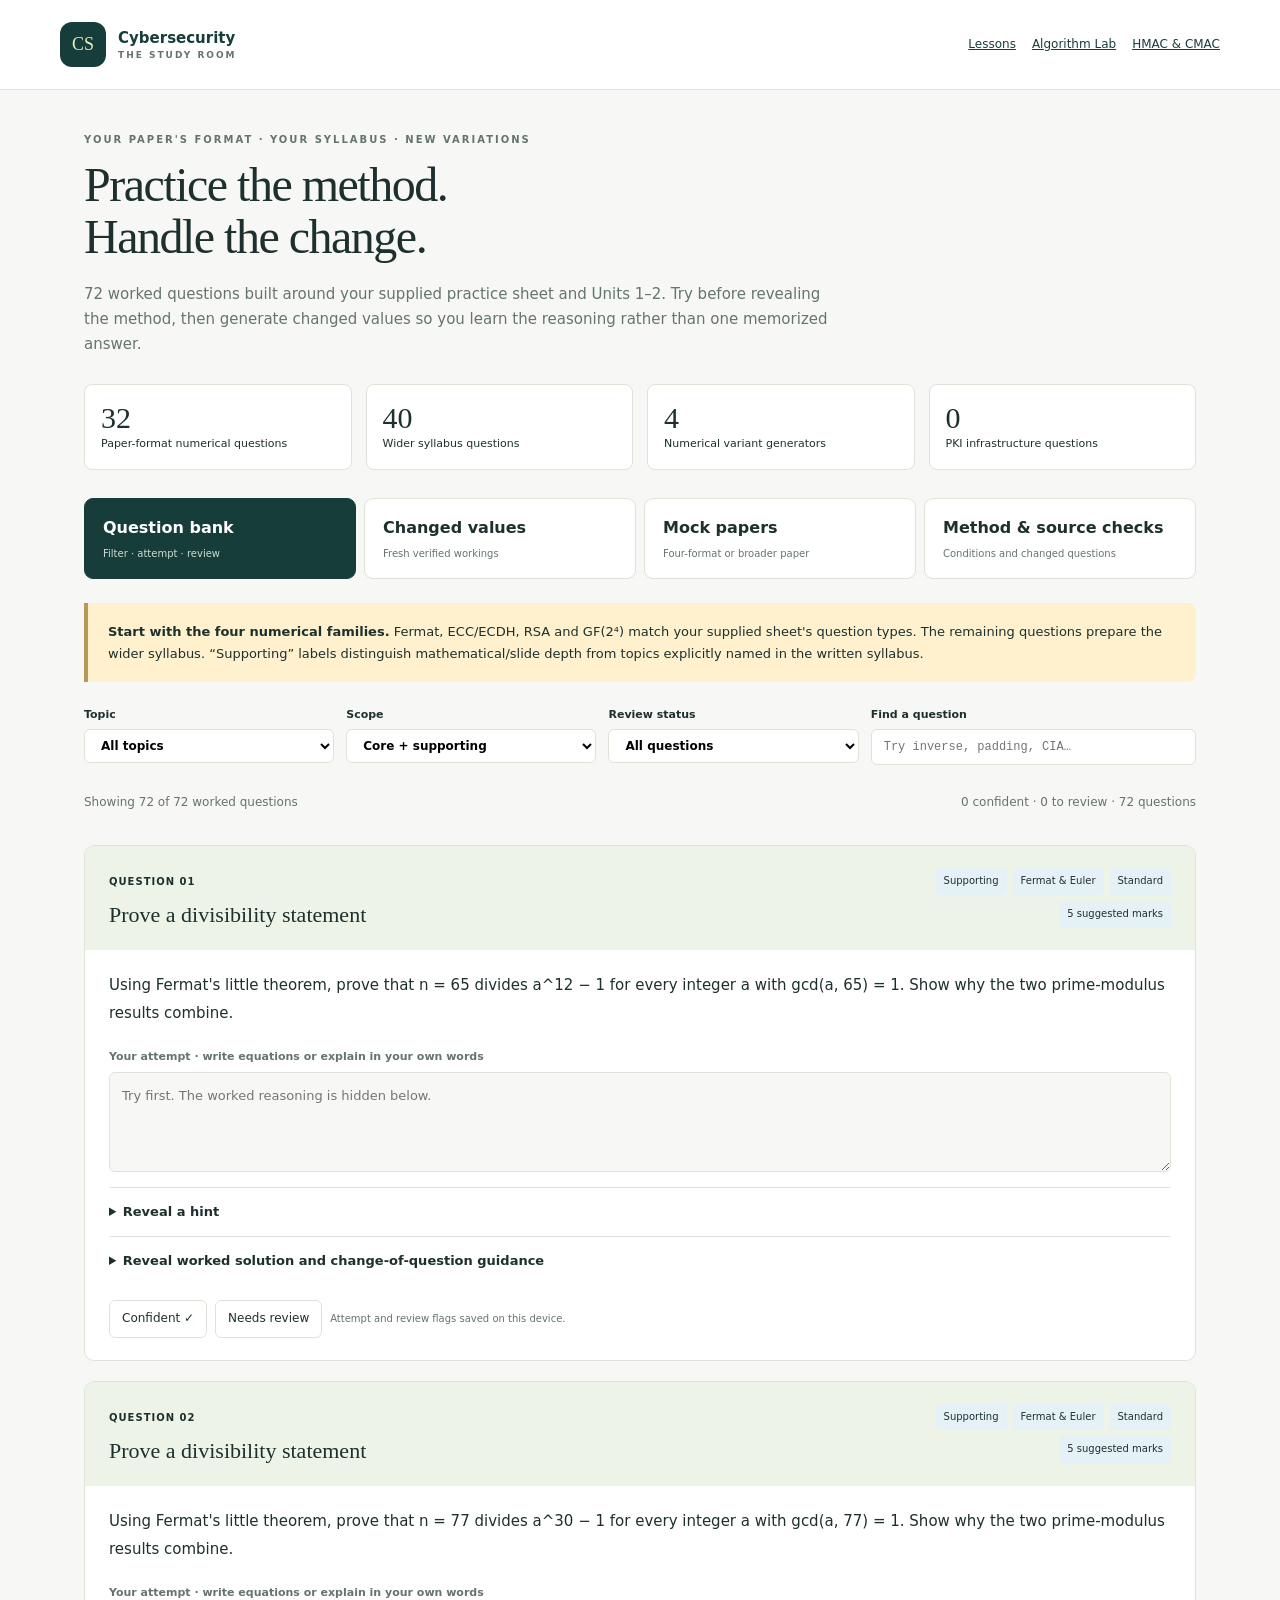
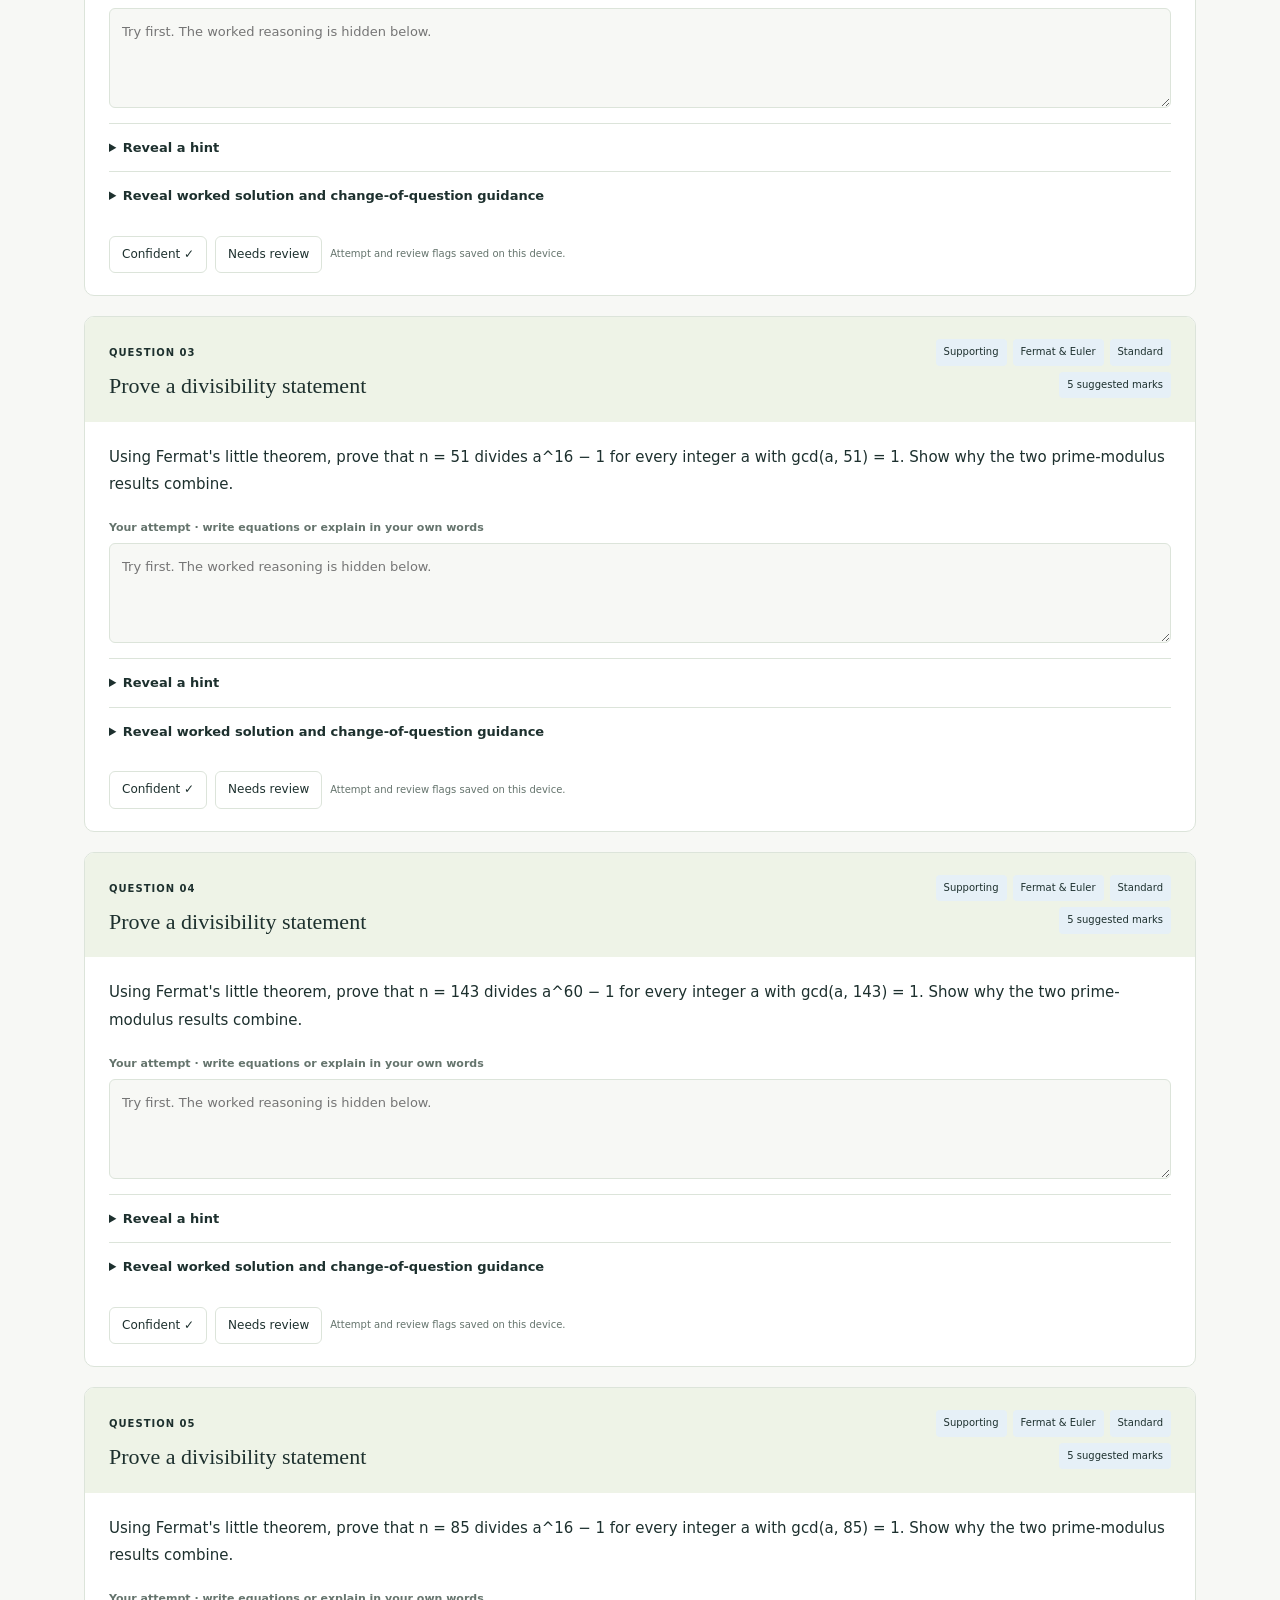
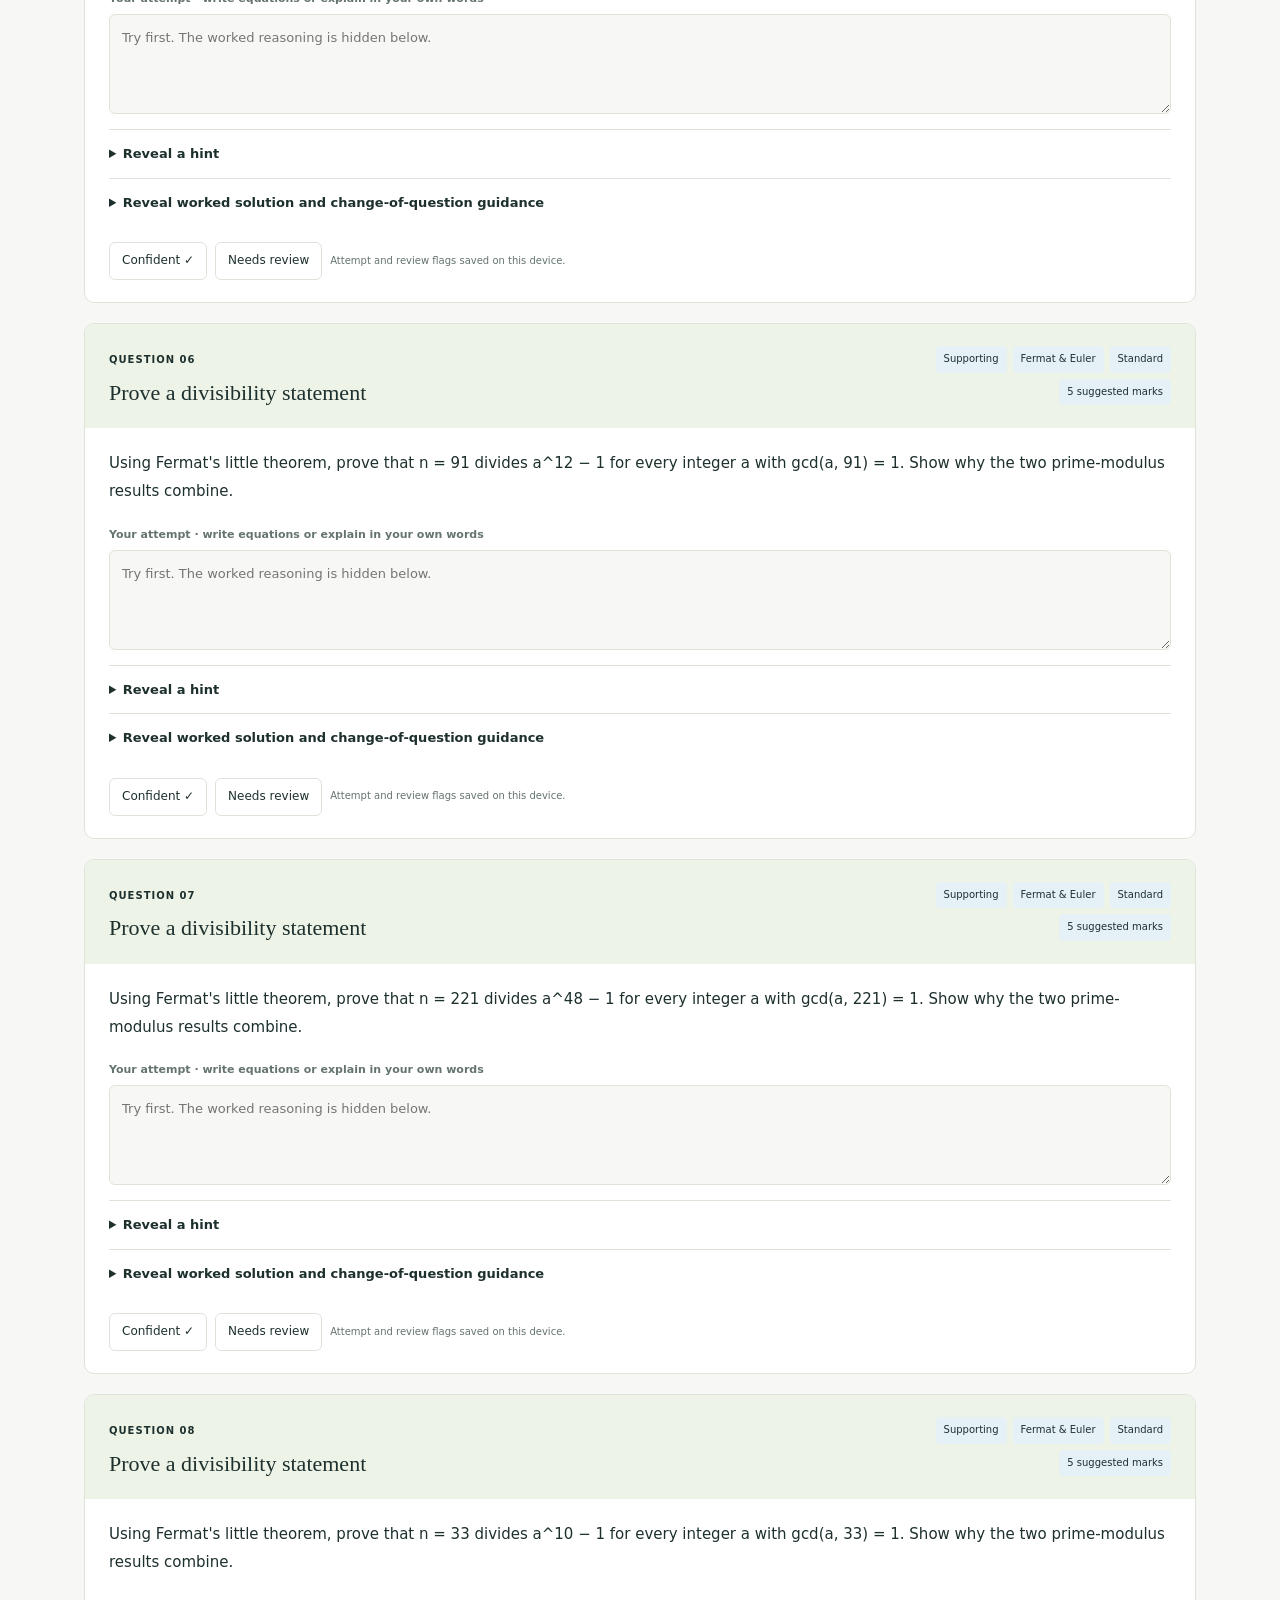
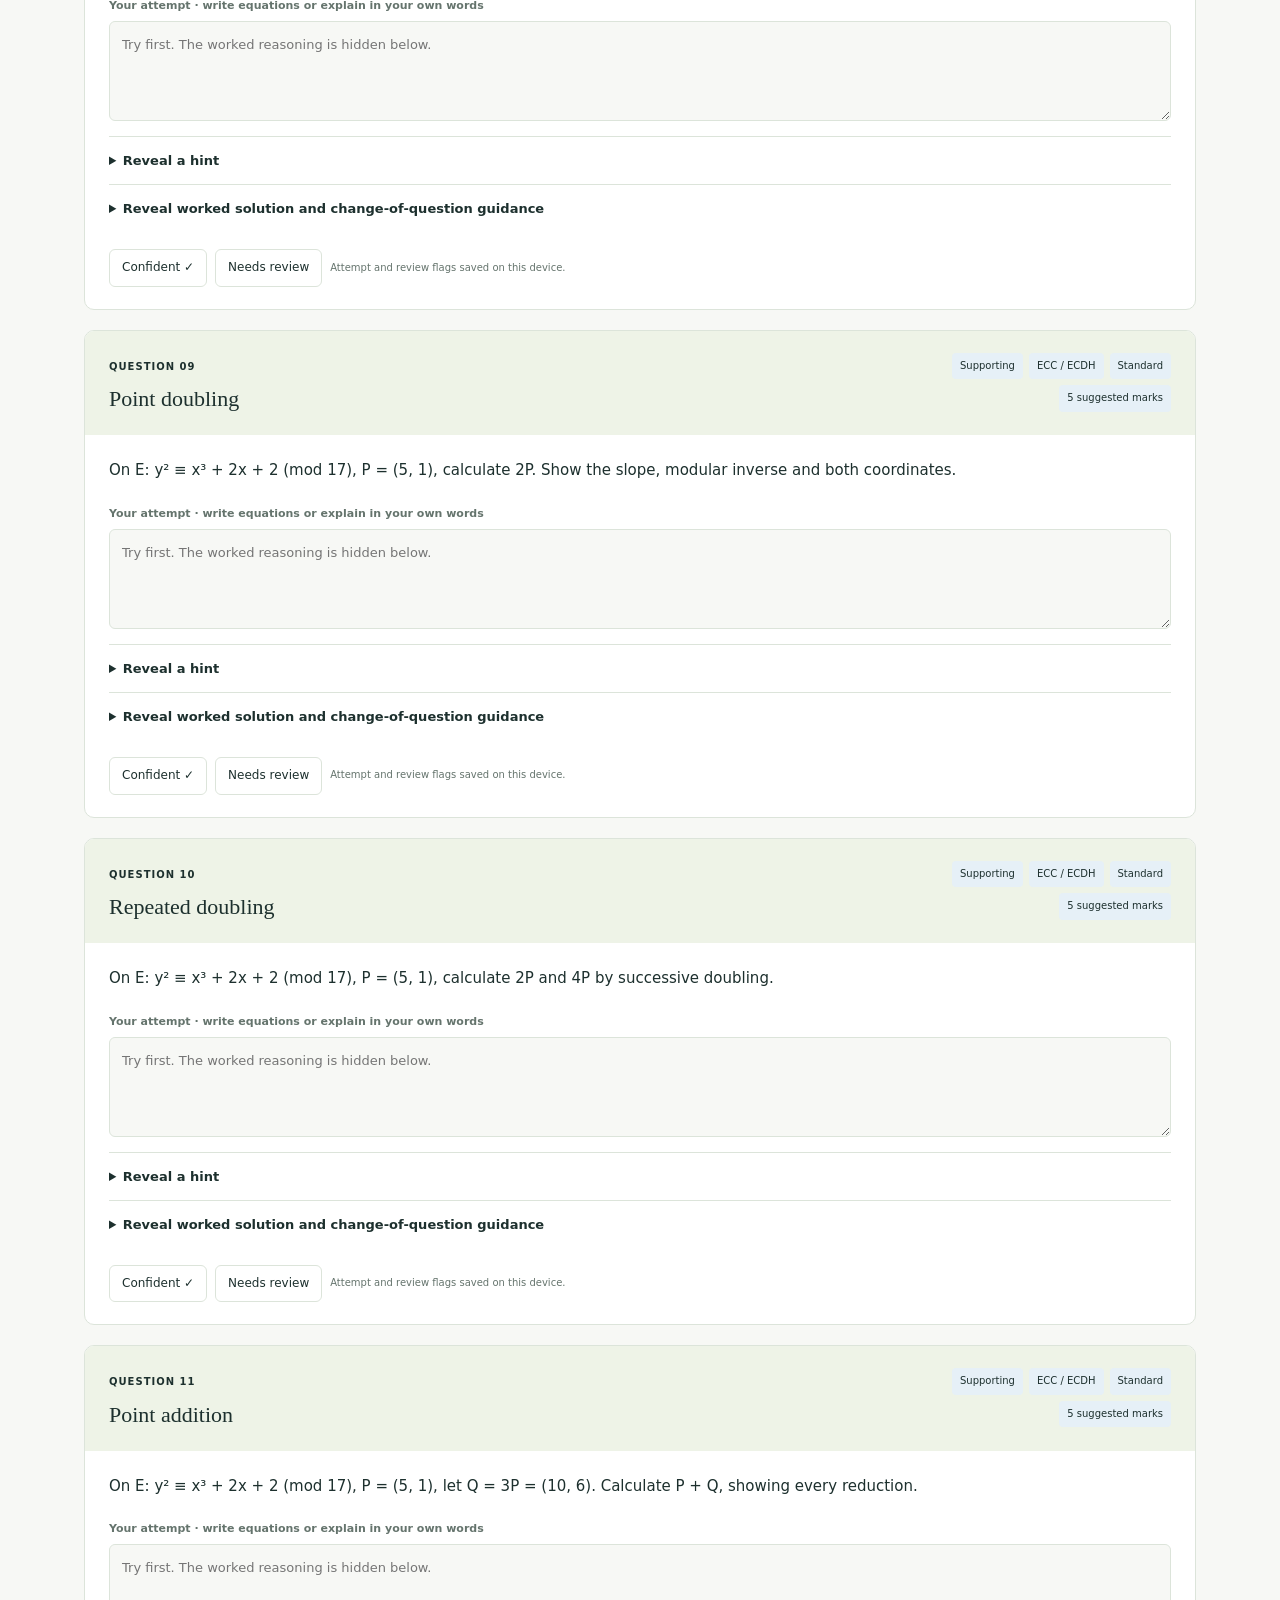
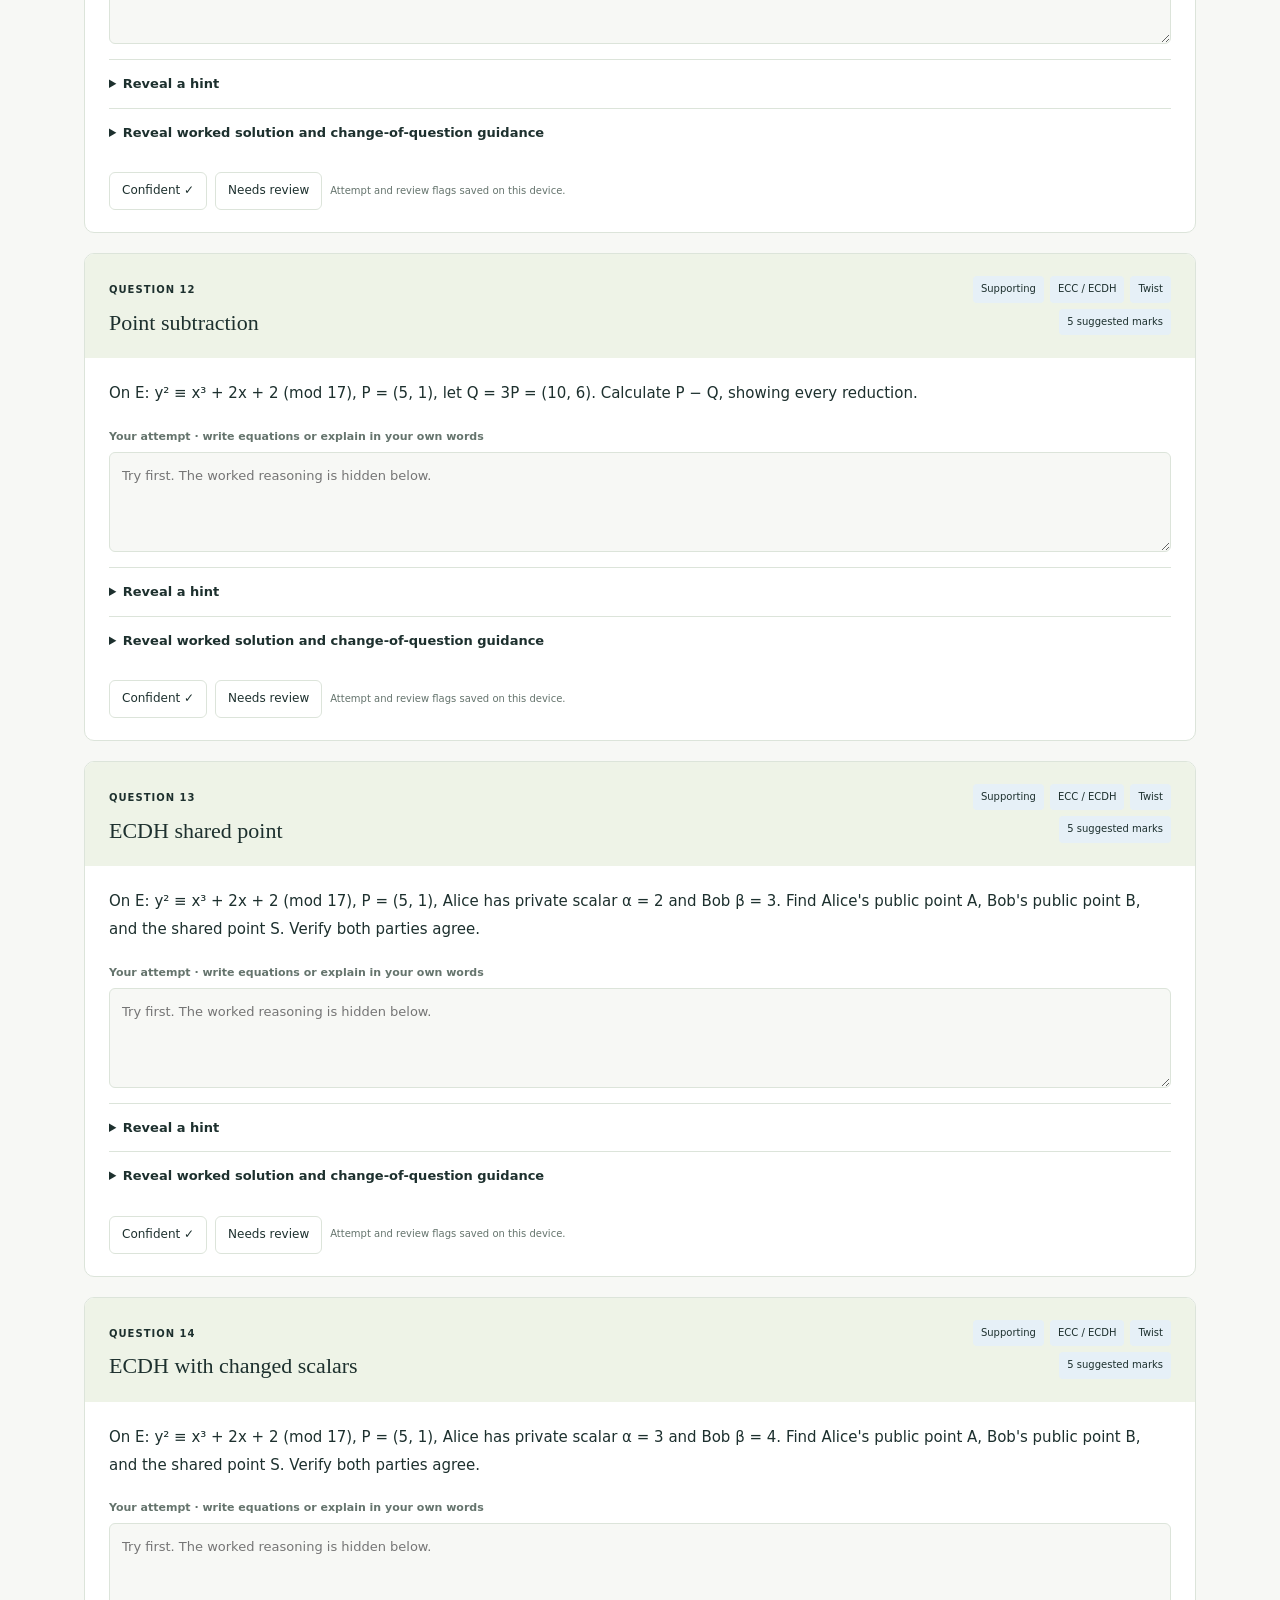
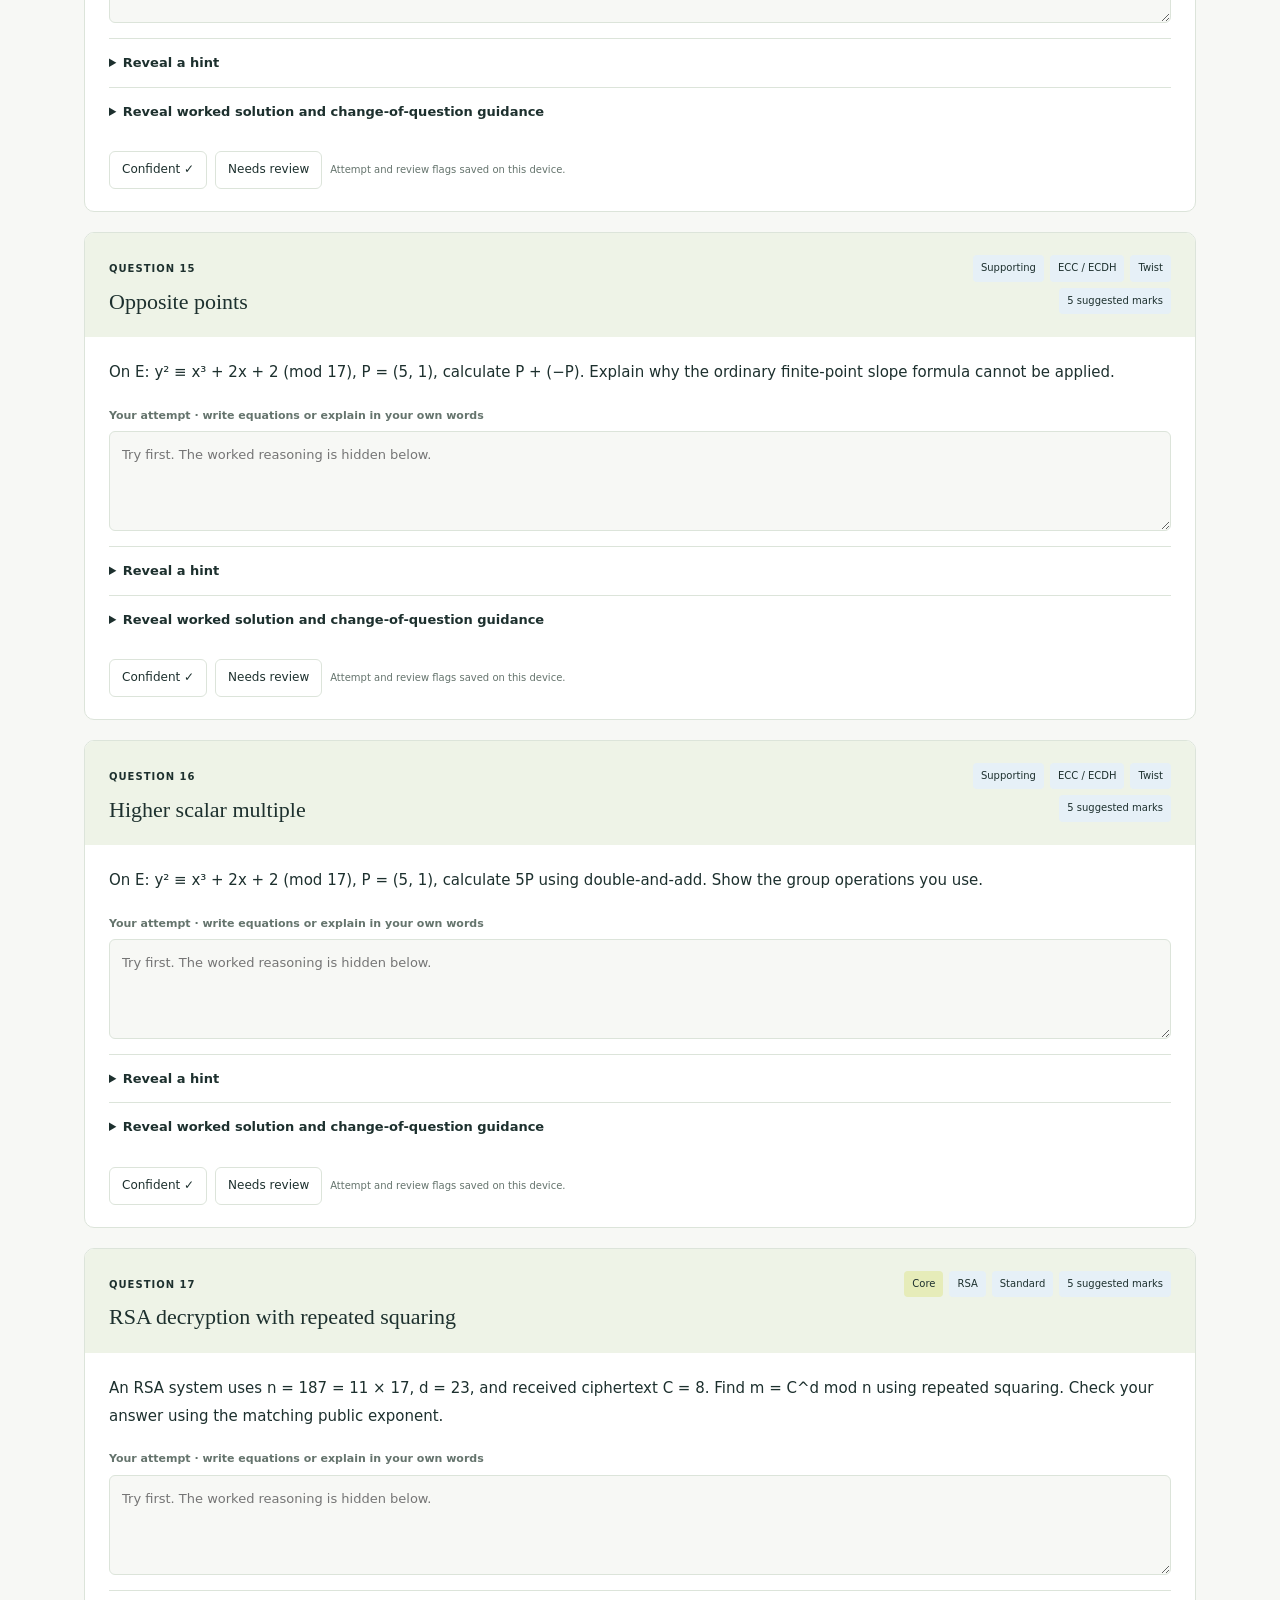
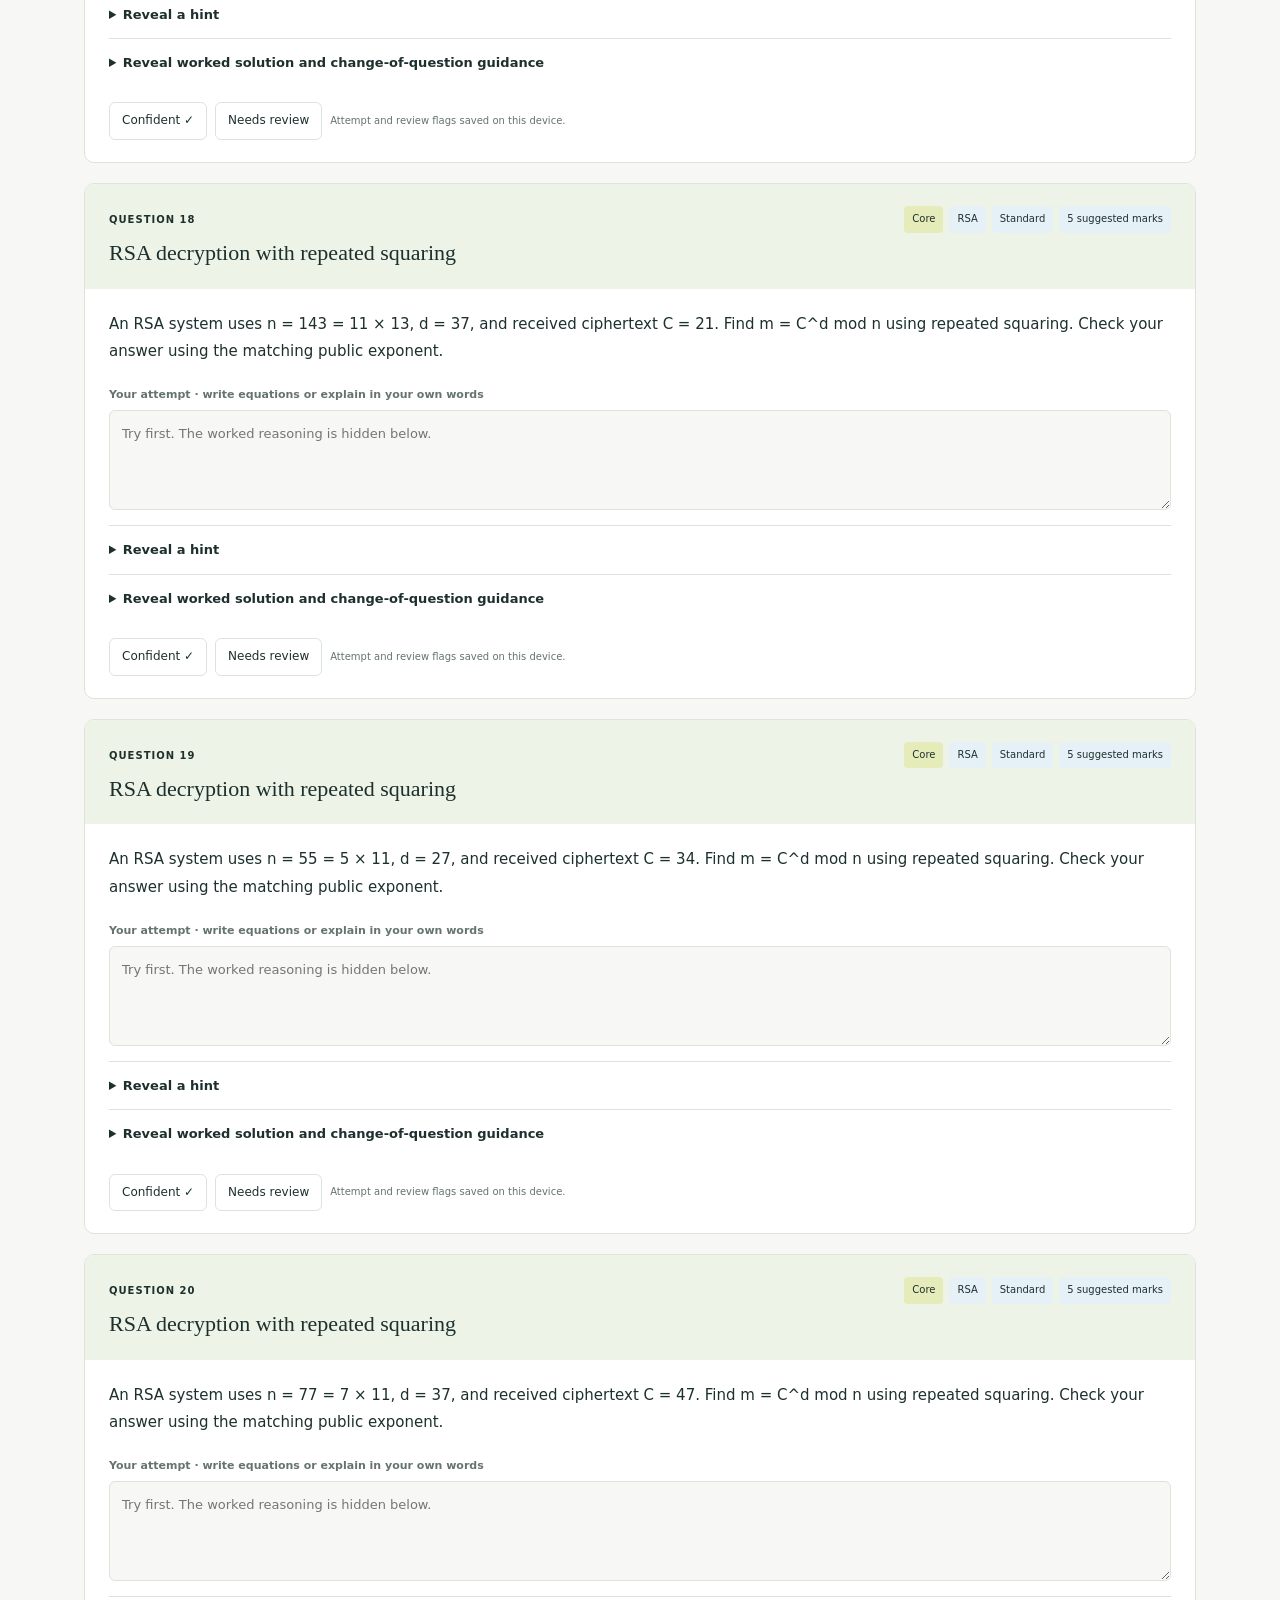
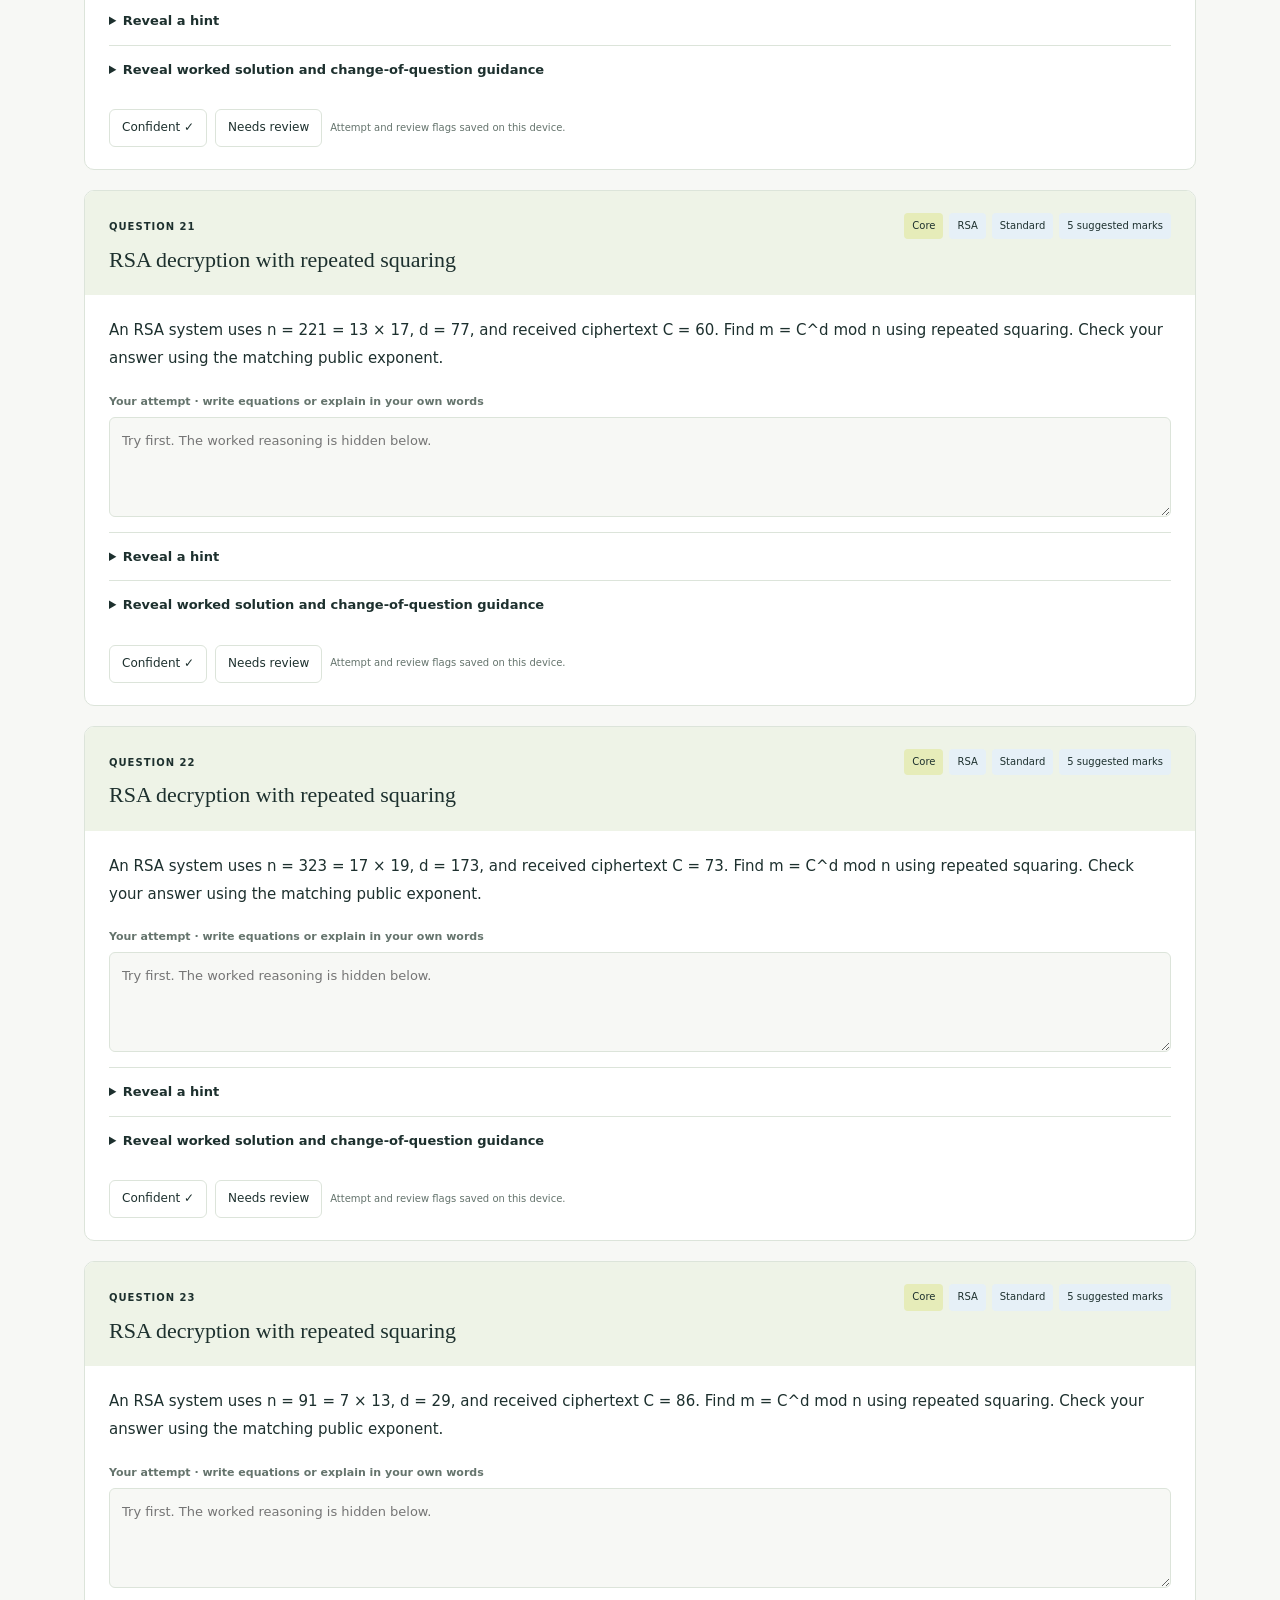
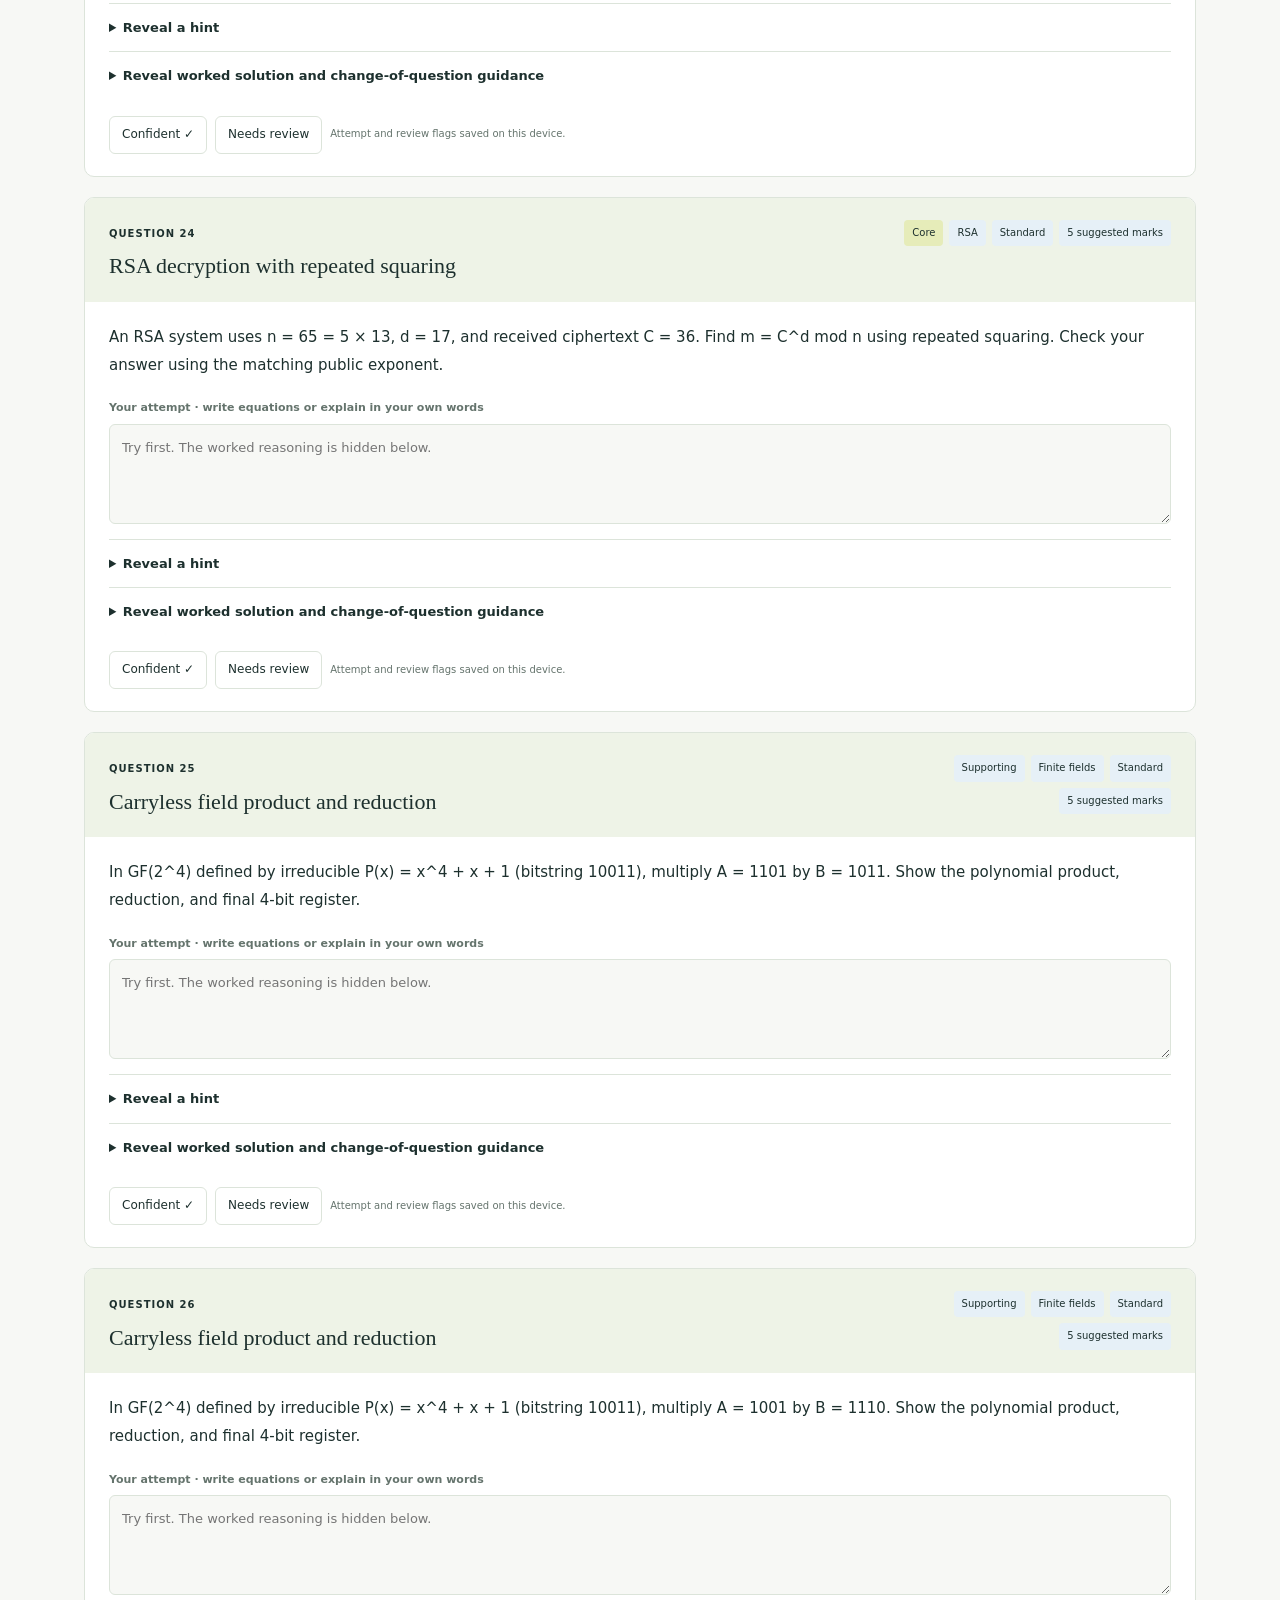
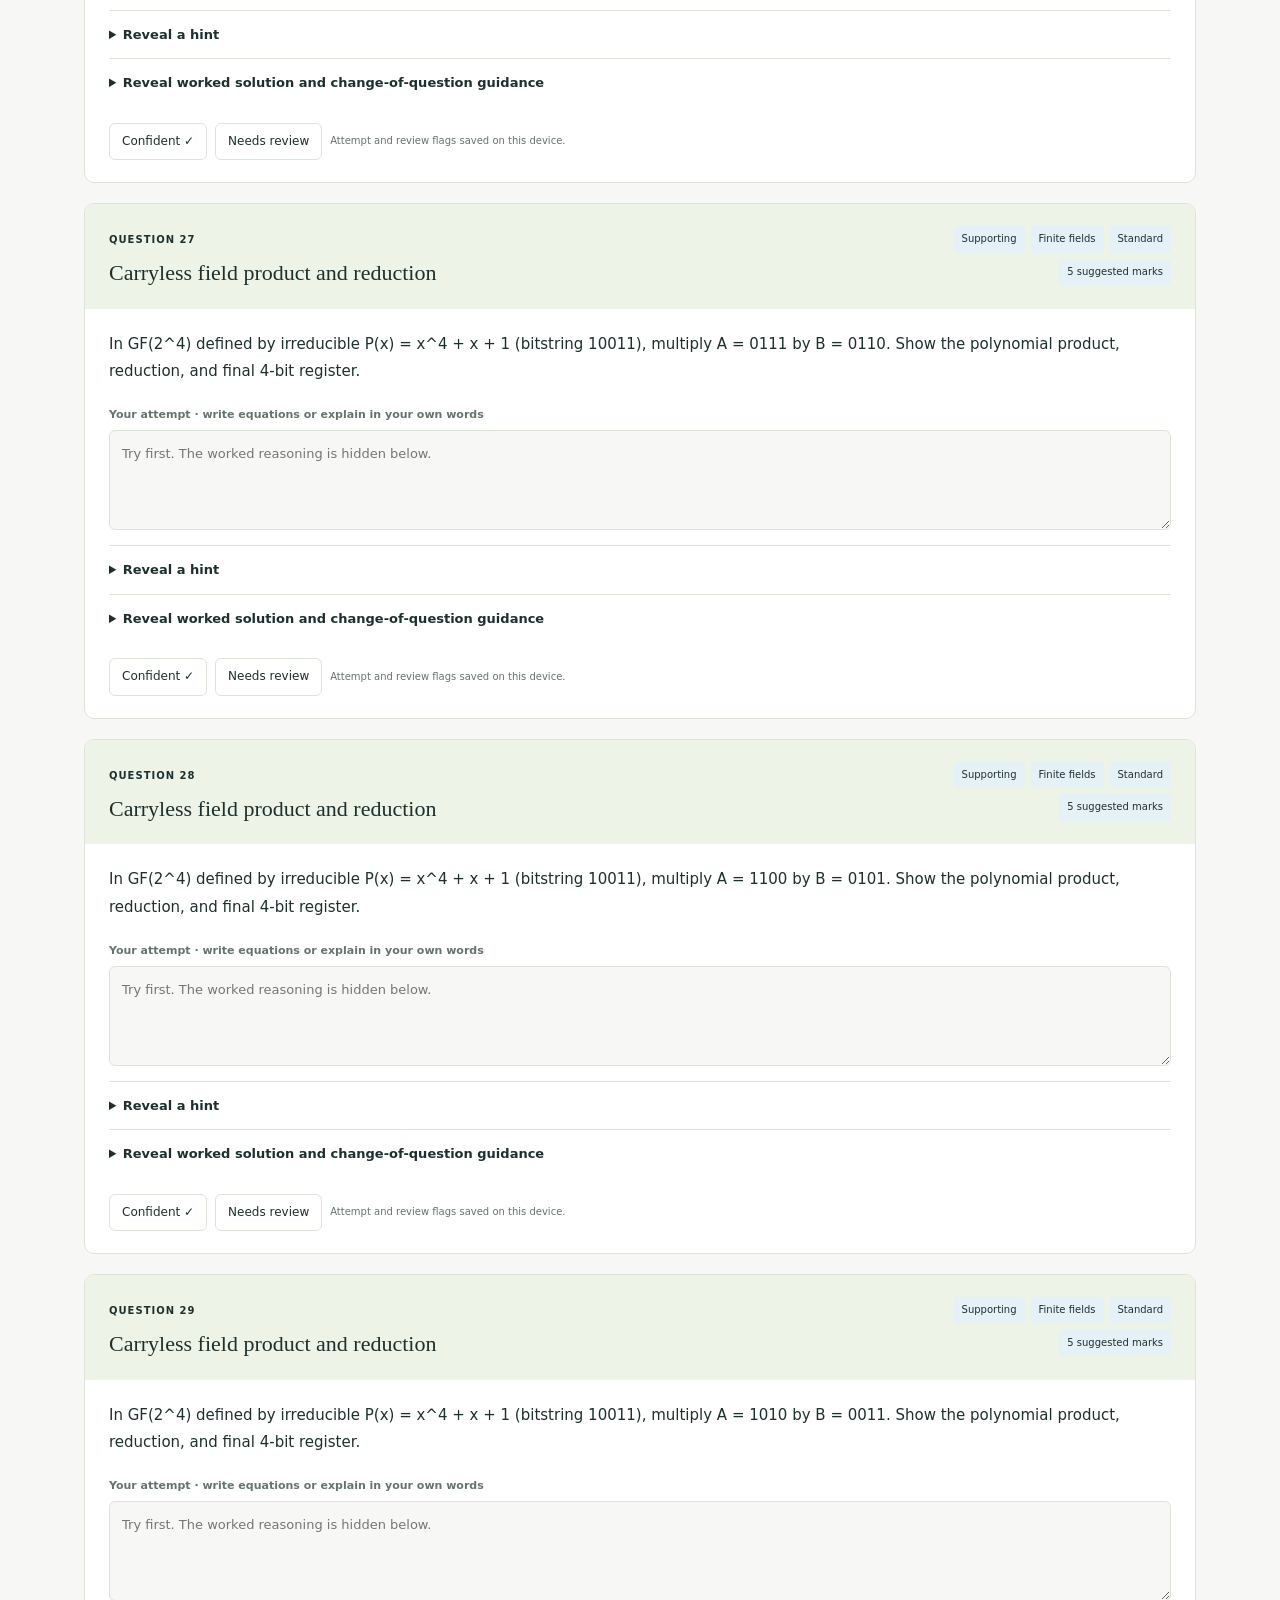
<file: practice-room.html>
<!doctype html><html lang="en"><head><meta charset="utf-8"><meta name="viewport" content="width=device-width,initial-scale=1"><meta name="description" content="72 worked cybersecurity exam questions, verified numerical variants, and practice papers for Units 1 and 2 with PKI excluded."><title>Practice Room · Cybersecurity Study Room</title><link rel="icon" href="icon.svg"><link rel="stylesheet" href="algorithms.css?v=3"><link rel="stylesheet" href="practice-room.css?v=1"></head><body><a class="skip" href="#practice-main">Skip to practice</a><header><a href="index.html#home" class="brand"><b>CS</b><span>Cybersecurity<small>THE STUDY ROOM</small></span></a><nav class="header-links" aria-label="Study links"><a href="index.html#lessons">Lessons</a><a href="algorithms.html">Algorithm Lab</a><a href="mac-lab.html">HMAC &amp; CMAC</a></nav></header><main><section class="intro"><p class="eyebrow">YOUR PAPER'S FORMAT · YOUR SYLLABUS · NEW VARIATIONS</p><h1>Practice the method.<br>Handle the change.</h1><p>72 worked questions built around your supplied practice sheet and Units 1–2. Try before revealing the method, then generate changed values so you learn the reasoning rather than one memorized answer.</p></section><div class="metrics"><span><b>32</b>Paper-format numerical questions</span><span><b>40</b>Wider syllabus questions</span><span><b>4</b>Numerical variant generators</span><span><b>0</b>PKI infrastructure questions</span></div><nav class="tabs" aria-label="Choose practice mode"><button data-practice-page="bank">Question bank<small>Filter · attempt · review</small></button><button data-practice-page="variants">Changed values<small>Fresh verified workings</small></button><button data-practice-page="mock">Mock papers<small>Four-format or broader paper</small></button><button data-practice-page="guide">Method &amp; source checks<small>Conditions and changed questions</small></button></nav><div id="practice-main" tabindex="-1">
<section data-practice-view="bank"><div class="callout"><b>Start with the four numerical families.</b> Fermat, ECC/ECDH, RSA and GF(2⁴) match your supplied sheet's question types. The remaining questions prepare the wider syllabus. “Supporting” labels distinguish mathematical/slide depth from topics explicitly named in the written syllabus.</div><div class="filters"><label for="p-topic">Topic<select id="p-topic"><option value="all">All topics</option><option>Fermat &amp; Euler</option><option>ECC / ECDH</option><option>RSA</option><option>Finite fields</option><option>Unit 1 / CIA</option><option>Cryptography role</option><option>Ciphers &amp; hashes</option><option>Authentication / MACs</option><option>DH / number theory</option><option>Modes / integrity</option><option>Authentication / access</option></select></label><label for="p-scope">Scope<select id="p-scope"><option value="all">Core + supporting</option><option>Core</option><option>Supporting</option></select></label><label for="p-status">Review status<select id="p-status"><option value="all">All questions</option><option value="untried">Not attempted</option><option value="review">Needs review</option><option value="done">Confident</option></select></label><label for="p-search">Find a question<input id="p-search" type="search" placeholder="Try inverse, padding, CIA…"></label></div><div class="results-head"><p id="p-count" role="status"></p><p id="p-progress"></p></div><div id="question-bank"></div></section>
<section data-practice-view="variants" hidden><section class="detail"><p class="eyebrow">NUMBERS CHANGE; CONDITIONS STILL MATTER</p><h2>A new version, with a checked solution.</h2><p>Choose a family. “Another version” changes valid parameters or the requested operation. ECC includes addition, doubling, subtraction, scalar multiplication and ECDH; field variants can change the irreducible polynomial.</p><div class="generator-controls"><label for="g-family">Question family<select id="g-family"><option value="fermat">Fermat divisibility proof</option><option value="ecc">ECC / ECDH calculations</option><option value="rsa">RSA decryption</option><option value="gf">GF(2⁴) product</option></select></label><label for="g-version">Version number<input id="g-version" type="number" min="0" max="9999" value="8"></label><button id="g-load">Load this version</button><button id="g-new">Another version →</button></div><p class="label-note">The version number reproduces the same question. Parameter sets are small and chosen for hand calculation; they are not secure real-world keys. Some versions intentionally test a valid special case such as O.</p><p id="g-error" class="error" role="alert"></p></section><div id="generated-question"></div></section>
<section data-practice-view="mock" hidden><section class="detail"><p class="eyebrow">ORIGINAL PRACTICE FORMAT, THEN WIDER COVERAGE</p><h2>Work without seeing the answers.</h2><p>Your source has four numerical families but gives no marks or exam duration. The marks and times below are suggested practice settings, not predictions of the actual exam.</p><div class="mock-options"><label for="mock-type">Paper format<select id="mock-type"><option value="numeric">Numerical · 20 marks · 45 minutes</option><option value="mixed">Mixed syllabus · 40 marks · 80 minutes</option></select></label><label for="mock-version">Paper version<input id="mock-version" type="number" min="0" max="9999"></label><button id="mock-load">Load this paper version</button><button id="mock-new">Create a fresh paper</button><button id="mock-start">Start timer</button><button id="mock-pause" disabled>Pause</button><button id="mock-print">Print current paper</button></div><div class="timer-bar"><span id="mock-clock" role="timer">45:00</span><p id="mock-status" role="status">Timer has not started. Solve on paper or use the answer spaces below.</p></div><label class="switch"><input id="mock-answers" type="checkbox"> Show worked answers and suggested marking points</label><p>Try all parts first. Give credit for method and justified intermediate steps, not only the final number. The timer signals time up; it does not submit or discard your work. Reload the same format and version to return to saved attempts.</p></section><div id="mock-paper"></div></section>
<section data-practice-view="guide" hidden><section class="detail"><h2>Read these three source corrections first</h2><p>All eight pages of your supplied practice sheet were reviewed. These arithmetic and parameter checks need attention before you learn from its worked answers.</p><div class="correction"><b>Finite-field worked solution · pages 5–6</b><p>With A = 1101, B = 1011 and P = 10011, the unreduced product is 1111111. Polynomial reduction is:</p><pre>1111111 XOR 1001100 = 0110011
0110011 XOR 0100110 = 0010101
0010101 XOR 0010011 = 0000110</pre><p>Correct remainder: <b>0110 = x² + x</b>. The source's 0100 drops a surviving x term. The correction is used in this bank.</p></div><div class="correction"><b>Extra RSA question · page 7</b><p>For n = 143 = 11×13, φ(n) = 120 and λ(n) = 60. The stated d = 27 has gcd 3 with both, so it cannot be a standard valid RSA private exponent for these primes.</p><p>The power <b>9²⁷ mod 143 = 92</b> is still computable. The bank distinguishes that power exercise from a valid key. New RSA variants use checked exponents.</p></div><div class="correction"><b>Worked RSA decryption · pages 4–5</b><p>The correct result is <b>8²³ mod 187 = 83</b>, not the source's 70. The first incorrect reduction is 4096 mod 187: it is 169, not 164.</p><pre>8¹ ≡ 8; 8² ≡ 64; 8⁴ ≡ 169; 8⁸ ≡ 137; 8¹⁶ ≡ 69 (mod 187)
23 = 16 + 4 + 2 + 1
69 × 169 ≡ 67; 67 × 64 ≡ 174; 174 × 8 ≡ 83 (mod 187)</pre><p>The matching public exponent is e=7; 83⁷ mod 187 = 8 checks the result.</p></div><p>The sheet's initial Fermat and ECDH worked results check out. Its unsolved extra questions give: 2P=(6,3), 4P=(3,1) on y²=x³+2x+2 mod 17 with P=(5,1); and 1001×1110=0111 under P=10011. Attempt before using these as checks.</p></section><section class="detail"><h2>What changes? What stays the same?</h2><div class="method-grid"><div><span class="badge">FERMAT / EULER</span><h3>Inspect the modulus and coprimality</h3><ol><li>Factor the modulus if it is composite.</li><li>Check gcd(a,n)=1 where required.</li><li>Apply Fermat to prime factors, or Euler with the right totient.</li><li>Make the exponent compatible with each factor.</li><li>Combine only with justified coprime-factor reasoning.</li></ol><p>Trap: a result modulo p and q does not automatically establish the corresponding prime-power result modulo p².</p></div><div><span class="badge">ECC / ECDH</span><h3>Choose the group operation first</h3><ol><li>Check the curve and input points.</li><li>Handle O, inverse points and y=0 before division.</li><li>Add with (y₂−y₁)/(x₂−x₁); double with (3x²+a)/(2y).</li><li>Replace division by an inverse modulo p.</li><li>Reduce x and y, then check membership or shared-point agreement.</li></ol><p>Trap: private scalars are not coordinate multipliers. αP is repeated group addition.</p></div><div><span class="badge">RSA</span><h3>Build the square residues again</h3><ol><li>Check n, key conditions and the representative range.</li><li>Write d in binary / powers of two.</li><li>Square and reduce modulo n at every step.</li><li>Multiply the selected residues and reduce.</li><li>If e is available, re-encrypt to check.</li></ol><p>Trap: Euler reduction requires a coprime base. Repeated squaring works for non-coprime bases too.</p></div><div><span class="badge">GF(2⁴)</span><h3>Carryless product, then polynomial reduction</h3><ol><li>Map bit positions to polynomial powers.</li><li>Multiply by shifts and XOR, with no integer carries.</li><li>Cancel repeated terms in pairs.</li><li>Use the stated irreducible polynomial, not one remembered from a different example.</li><li>Write the degree-below-4 remainder as exactly four bits.</li></ol><p>Trap: mod 16 is integer arithmetic, not reduction in this polynomial field.</p></div></div><details><summary>Three theorem traps to test yourself on</summary><p>Missing coprimality: a=5 cannot make 65 divide a⁴⁸−1, because that expression is −1 mod 5.</p><p>Wrong exponent: the claim that 77 divides a¹⁵−1 for every coprime a is false. a=2 gives 2¹⁵ mod 77=43, not 1.</p><p>Prime power: a⁴≡1 mod 5 does not imply a⁴≡1 mod 25. a=2 gives 2⁴ mod 25=16. Euler instead gives a²⁰≡1 mod 25 for coprime a.</p></details></section><section class="detail"><h2>How to use this set</h2><ol class="read-list"><li>Try one of each numerical family with the formula visible, then repeat without it.</li><li>Generate changed values and write every inverse, reduction and intermediate state.</li><li>Use the “If the question changes” note to identify which assumption or rule changes.</li><li>For the wider syllabus, answer in your own words and draw requested flows.</li><li>Attempt the numerical mock, then the mixed mock; mark weak questions for review.</li></ol><p>This prepares common changes rather than promising that every imaginable exam question is covered. Core Units 1–2 and relevant mathematical/slide support are included; PKI infrastructure and full Units 3–4 coverage are excluded.</p><p>Answers are original teaching material. Suggested five-point checklists are self-marking aids, not an official marking scheme.</p><button id="print-guide">Print this method guide</button></section></section>
</div><footer>Practice format source: CS_Practice.pdf, all 8 pages reviewed · Newly written questions · Numerical values verified · Attempts and review flags stay in this browser.</footer></main><script src="practice-core.js?v=1"></script><script src="practice-data.js?v=1"></script><script src="practice-room.js?v=1"></script></body></html>
</file>
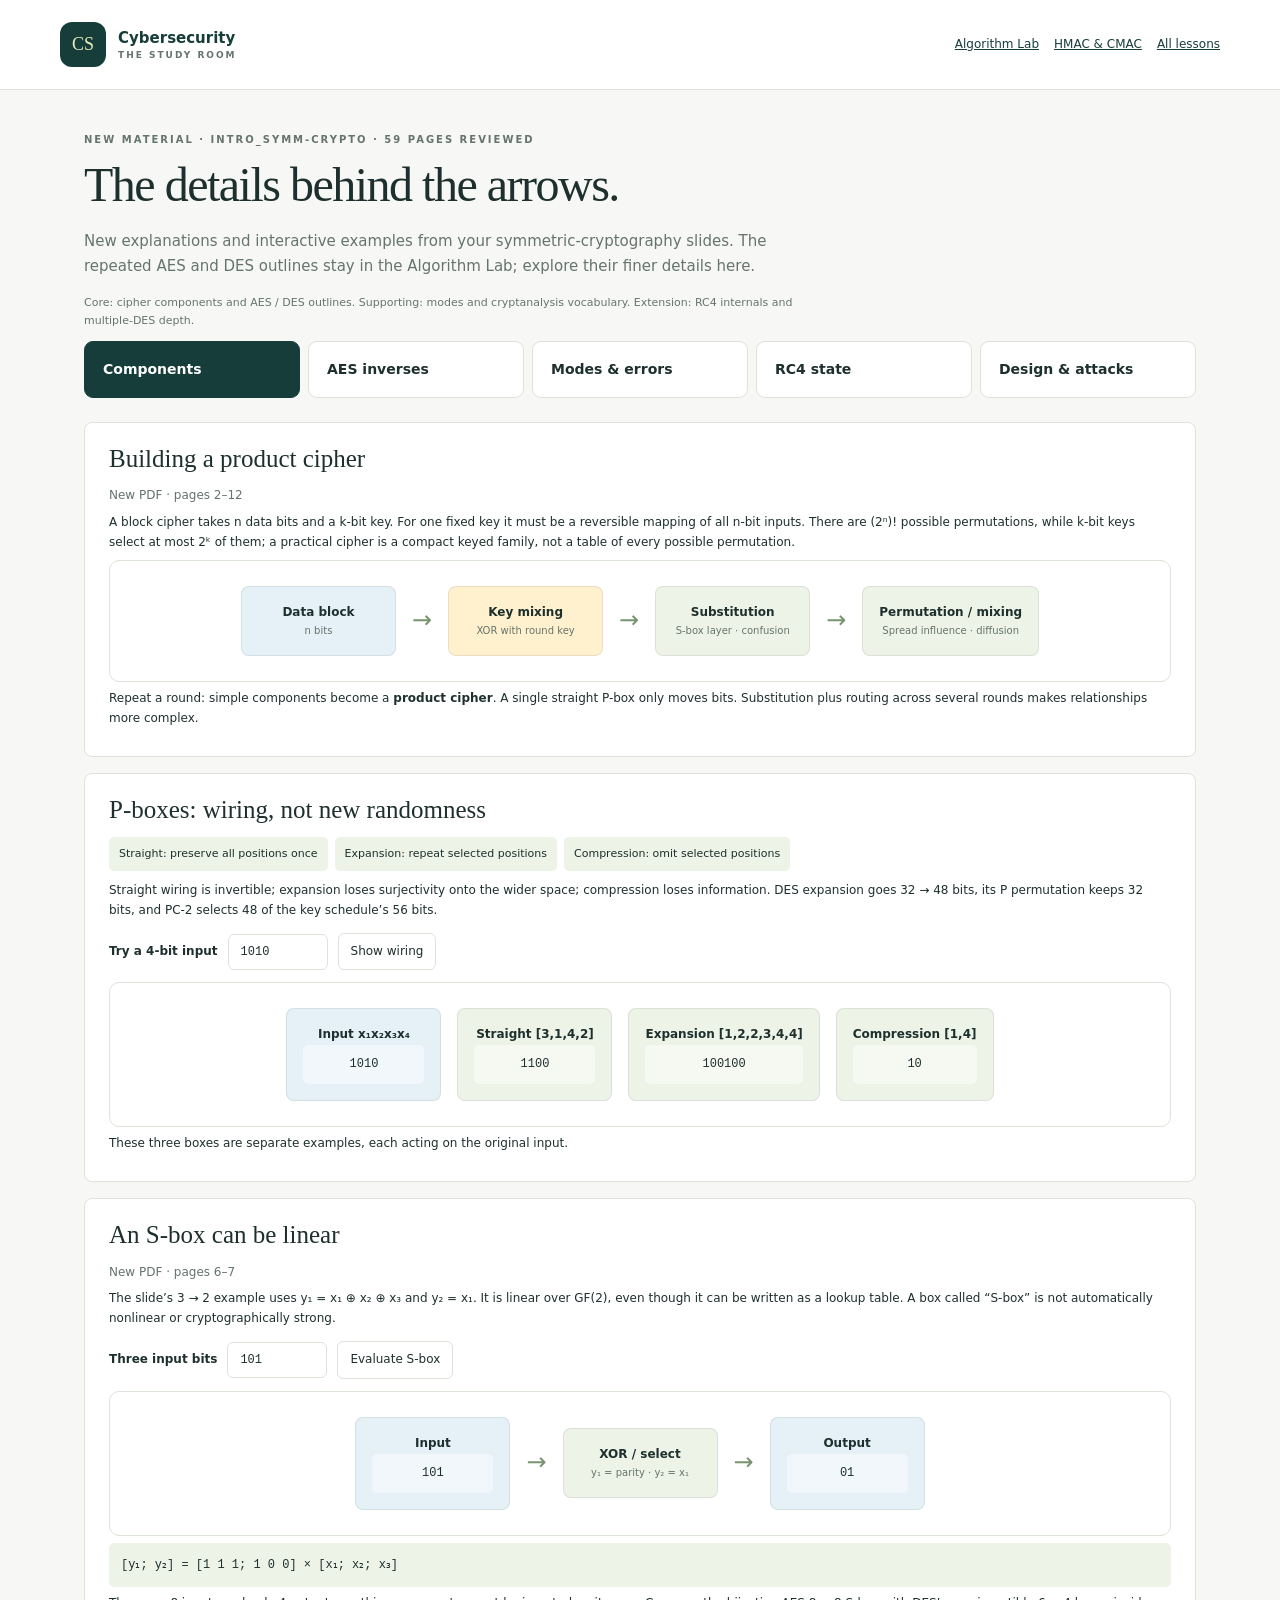
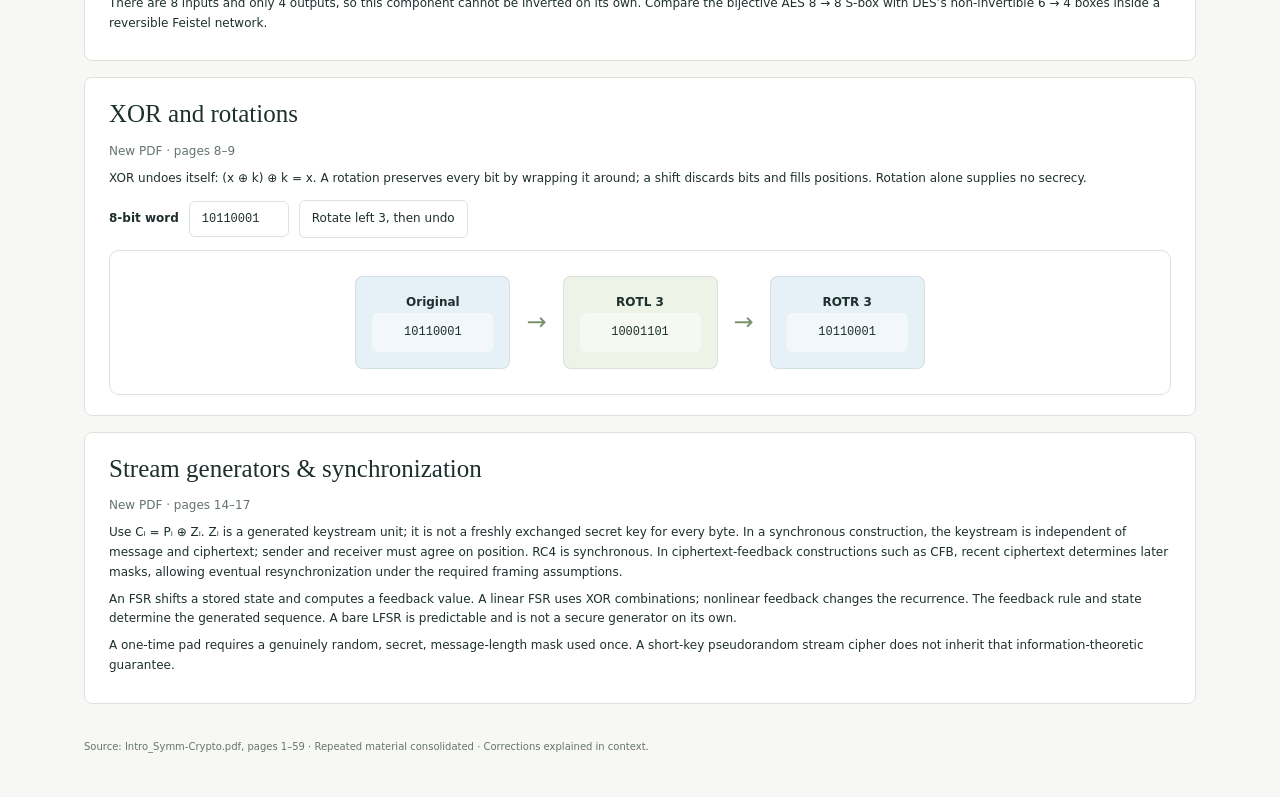
<file: symmetric-details.html>
<!doctype html><html lang="en"><head><meta charset="utf-8"><meta name="viewport" content="width=device-width,initial-scale=1"><title>Symmetric Slide Details · Cybersecurity Study Room</title><link rel="icon" href="icon.svg"><link rel="stylesheet" href="algorithms.css?v=3"><style>.tabs{grid-template-columns:repeat(5,1fr)}.tabs button{font-size:14px;white-space:normal}.section-nav{display:flex;gap:15px;flex-wrap:wrap;font-size:12px}.sbox-grid{display:grid;grid-template-columns:repeat(17,minmax(25px,1fr));gap:2px;min-width:580px}.sbox-grid span{font:11px monospace;text-align:center;padding:5px;background:var(--blue)}.sbox-grid .axis{background:var(--soft);font-weight:700}.sbox-grid .selected{background:var(--accent);color:white}.table-wrap{overflow:auto}.choice{display:flex;gap:10px;align-items:center;flex-wrap:wrap;margin:12px 0}.choice label{font-size:12px}.choice input{width:100px}.state-array{display:grid;grid-template-columns:repeat(16,minmax(0,1fr));gap:3px}.state-array span{background:var(--blue);font:10px monospace;padding:4px;text-align:center;border-radius:3px}.state-array .changed{background:var(--lime)}.error-chain{display:grid;grid-template-columns:repeat(5,minmax(0,1fr));gap:7px}.error-chain div{background:var(--soft);border:1px solid var(--line);border-radius:6px;padding:12px 6px;text-align:center;font-size:10px}.error-chain .flipped{background:var(--gold)}.error-chain .corrupt{background:#f7ded8}.detail h2{font-size:25px}.detail li{font-size:13px}.mini-quiz{margin:20px 0}.mini-quiz details{margin:8px 0}.mini-quiz summary{cursor:pointer;font-size:13px}.reveal{font-size:12px}.sources{font-size:11px;color:var(--muted)}@media(max-width:600px){.tabs{grid-template-columns:repeat(3,1fr)}.state-array{grid-template-columns:repeat(8,minmax(0,1fr))}.error-chain{grid-template-columns:repeat(3,1fr)}}</style></head><body><a class="skip" href="#details">Skip to details</a><header><a href="index.html#home" class="brand"><b>CS</b><span>Cybersecurity<small>THE STUDY ROOM</small></span></a><div class="section-nav"><a href="algorithms.html">Algorithm Lab</a><a href="mac-lab.html">HMAC &amp; CMAC</a><a href="index.html#lessons">All lessons</a></div></header><main><section class="intro"><p class="eyebrow">NEW MATERIAL · INTRO_SYMM-CRYPTO · 59 PAGES REVIEWED</p><h1>The details behind the arrows.</h1><p>New explanations and interactive examples from your symmetric-cryptography slides. The repeated AES and DES outlines stay in the Algorithm Lab; explore their finer details here.</p><p class="sources">Core: cipher components and AES / DES outlines. Supporting: modes and cryptanalysis vocabulary. Extension: RC4 internals and multiple-DES depth.</p></section><nav class="tabs" aria-label="Choose detail topic"><button data-detail="components">Components</button><button data-detail="aes">AES inverses</button><button data-detail="modes">Modes & errors</button><button data-detail="rc4">RC4 state</button><button data-detail="attacks">Design & attacks</button></nav><article id="details" tabindex="-1"></article><footer>Source: Intro_Symm-Crypto.pdf, pages 1–59 · Repeated material consolidated · Corrections explained in context.</footer></main><script src="algorithms.js?v=2"></script><script src="symmetric-details.js?v=1"></script></body></html>
</file>
<file: styles.css>
:root{--bg:#f7f8f5;--paper:#fff;--ink:#1d302e;--muted:#67736e;--line:#dfe5dc;--accent:#173d3a;--soft:#eef3e7;--yellow:#e6ecb9;--side:#fff;--article-size:17px;--shadow:0 16px 50px #173d3a14;color-scheme:light}
*{box-sizing:border-box}body{margin:0;background:var(--bg);color:var(--ink);font-family:Inter,-apple-system,BlinkMacSystemFont,"Segoe UI",sans-serif;font-size:15px;line-height:1.6}a{color:var(--accent)}button,input,select{font:inherit}button,a,input,select,summary{-webkit-tap-highlight-color:transparent}button{cursor:pointer}button:focus-visible,a:focus-visible,input:focus-visible,select:focus-visible,summary:focus-visible{outline:3px solid #7b9b68;outline-offset:4px}button{color:inherit}button:disabled{opacity:.5;cursor:default}.skip{position:fixed;top:-60px;left:20px;z-index:100;background:var(--paper);padding:10px}.skip:focus{top:10px}.sr-only{position:absolute;width:1px;height:1px;clip:rect(0,0,0,0);overflow:hidden}#sidebar{position:fixed;width:255px;inset:0 auto 0 0;z-index:30;border-right:1px solid var(--line);background:var(--side);padding:30px 22px;display:flex;flex-direction:column}.brand{display:flex;gap:12px;align-items:center;text-decoration:none;font-weight:650;font-size:17px;line-height:1.4}.brand-mark{display:grid;place-items:center;width:42px;height:42px;border-radius:12px;background:var(--accent);color:var(--yellow);font:600 17px Georgia,serif}.brand small{display:block;font:10px/1.7 system-ui;letter-spacing:2px;color:var(--muted)}.scope-label{font-size:10px;letter-spacing:1.1px;margin:30px 0 18px;color:var(--muted);display:flex;gap:12px;align-items:center}.scope-label span{letter-spacing:0;border:1px solid var(--line);border-radius:4px;padding:2px 6px;font-size:10px}nav{display:grid;gap:7px}nav a{display:flex;justify-content:space-between;text-decoration:none;color:var(--muted);font-size:14px;padding:11px 12px;border-radius:7px}nav a.active{color:var(--accent);background:var(--soft);font-weight:600}nav a:hover{background:var(--bg)}nav a span{font:11px/2 ui-monospace,monospace;opacity:.7}.sidebar-progress{margin-top:36px;padding:18px 12px;border-top:1px solid var(--line)}.sidebar-progress>div:first-child{display:flex;justify-content:space-between;font-size:12px}.sidebar-progress strong{font-size:11px}.progress-track{height:5px;border-radius:5px;background:var(--line);overflow:hidden;margin-top:12px}.progress-track span{display:block;height:100%;background:var(--accent);transition:width .2s}.sidebar-progress p,.sidebar-bottom p{font-size:11px;color:var(--muted);line-height:1.65}.sidebar-bottom{margin-top:auto;padding:24px 10px 0}.sidebar-bottom a{font-size:11px;text-decoration:none;display:flex;justify-content:space-between}.shell{margin-left:255px}.topbar{height:76px;padding:0 44px;display:flex;align-items:center;justify-content:space-between;border-bottom:1px solid var(--line);background:var(--bg);position:sticky;top:0;z-index:20;gap:14px}#breadcrumb{color:var(--muted);font-size:12px}.top-actions{display:flex;gap:12px;align-items:center}.search-button{display:flex;align-items:center;gap:65px;border:1px solid var(--line);border-radius:7px;padding:7px 12px;background:var(--paper);font-size:12px;color:var(--muted)}kbd{font:11px ui-monospace,monospace;background:var(--bg);padding:2px 6px;border:1px solid var(--line);border-radius:3px}.icon-button{border:1px solid var(--line);background:var(--paper);border-radius:7px;min-width:34px;min-height:34px;font-size:18px;line-height:1}.mobile-only{display:none}main{padding:38px 44px 64px;max-width:1500px;margin:auto}main:focus{outline:none}.eyebrow{font-size:11px;text-transform:uppercase;letter-spacing:1.6px;color:var(--muted);font-weight:650;margin:0 0 10px}h1{font-family:Georgia,"Times New Roman",serif;font-weight:400;line-height:1.13;font-size:42px;letter-spacing:-1px;margin:0 0 18px}h2{font-size:21px;line-height:1.35;letter-spacing:-.3px}h3{font-size:17px;line-height:1.45}.lead{font-size:15px;line-height:1.75;color:var(--muted);max-width:620px}.hero{display:grid;grid-template-columns:1fr 245px;gap:35px;align-items:center;background:var(--accent);border-radius:12px;color:#fff;padding:36px 38px;position:relative;overflow:hidden}.hero .eyebrow{color:#c2d2c2}.hero h1{font-size:43px;max-width:510px}.hero .lead{color:#c4d5cf;max-width:540px;font-size:14px}.hero a{color:var(--accent)}.hero-graphic{height:210px;position:relative;display:grid;place-items:center;border:1px solid #ffffff1c;border-radius:50%;width:210px}.hero-graphic:before,.hero-graphic:after{content:"";position:absolute;border:1px solid #ffffff26;border-radius:50%;inset:25px}.hero-graphic:after{inset:50px}.hero-graphic svg{width:70px;z-index:2;stroke:var(--yellow);fill:none;stroke-width:1.4}.orbit{position:absolute;font-size:10px;letter-spacing:1px;background:var(--accent);color:#d8e3c4;padding:6px 10px;border:1px solid #ffffff30;border-radius:5px;z-index:3}.orbit.one{top:0;left:0}.orbit.two{right:-12px;top:75px}.orbit.three{bottom:0;left:15px}.btn{border:1px solid var(--line);background:var(--paper);text-decoration:none;border-radius:6px;padding:10px 15px;display:inline-flex;gap:16px;align-items:center;justify-content:center;font-size:12px;font-weight:600;line-height:1.5;color:var(--ink)}.btn.primary{background:var(--accent);color:#fff;border-color:var(--accent)}.hero .btn{background:var(--yellow);border-color:var(--yellow);color:#173d3a}.btn.subtle{background:transparent}.btn:hover{filter:brightness(.96)}.stats{display:grid;grid-template-columns:repeat(3,1fr);margin:26px 0 32px;border:1px solid var(--line);border-radius:9px;background:var(--paper)}.stat{padding:18px 24px;border-right:1px solid var(--line);display:flex;align-items:center;gap:14px}.stat:last-child{border:0}.stat strong{font:32px/1 Georgia,serif}.stat span{font-size:11px;color:var(--muted);line-height:1.5}.section-head{display:flex;justify-content:space-between;align-items:center;margin:32px 0 15px;gap:20px}.section-head h2{margin:0}.section-head a{font-size:12px;text-decoration:none}.path-grid{display:grid;grid-template-columns:repeat(3,1fr);gap:14px}.path-card{padding:24px;border:1px solid var(--line);border-radius:9px;background:var(--paper);text-decoration:none;color:var(--ink);display:flex;flex-direction:column}.path-card .num{font:11px ui-monospace,monospace;color:var(--muted)}.path-card h3{font-family:Georgia,serif;font-size:23px;font-weight:400;margin:18px 0 9px}.path-card p{font-size:12px;color:var(--muted);margin:0 0 22px}.path-card .card-link{font-size:11px;margin-top:auto;color:var(--accent);font-weight:650}.path-card:hover,.chapter-card:hover{border-color:#9aab92}.note-box{border-left:3px solid #9eb581;background:var(--soft);padding:18px 22px;font-size:12px;margin:28px 0;border-radius:0 7px 7px 0}.note-box p{margin:4px 0;color:var(--muted)}.chapter-grid{display:grid;grid-template-columns:repeat(2,1fr);gap:12px}.chapter-card{display:flex;gap:16px;align-items:flex-start;padding:22px;background:var(--paper);border:1px solid var(--line);border-radius:8px;text-decoration:none;color:var(--ink)}.chapter-number{font:14px/1.5 ui-monospace,monospace;color:var(--muted);padding-top:2px;min-width:23px}.chapter-card h3{font-size:14px;margin:0 0 7px;font-weight:600}.chapter-card p{font-size:11px;color:var(--muted);margin:0}.chapter-card .check{margin-left:auto;font-size:13px;color:var(--accent)}.pill{display:inline-flex;align-items:center;border:1px solid var(--line);border-radius:20px;padding:3px 9px;font-size:10px;color:var(--muted);white-space:nowrap}.pill.core{background:var(--soft);color:var(--accent);border-color:var(--soft)}.filters{display:flex;gap:8px;flex-wrap:wrap;margin:24px 0}.filter{padding:8px 14px;border:1px solid var(--line);border-radius:6px;background:var(--paper);font-size:12px}.filter.active{background:var(--accent);color:white;border-color:var(--accent)}.page-intro{margin-bottom:28px}.page-intro h1{font-size:38px}.reading-layout{display:grid;grid-template-columns:minmax(0,1fr) 205px;gap:32px;align-items:start}.reading-main{max-width:850px;min-width:0}.chapter-heading{margin-bottom:30px;border-bottom:1px solid var(--line);padding-bottom:24px}.chapter-heading h1{font-size:36px;margin:13px 0 20px}.reader-tools{display:flex;align-items:center;gap:8px;flex-wrap:wrap}.reader-tools .btn{font-size:11px;padding:8px 10px}.reader-tools .size{margin-left:auto;display:flex;gap:4px}.reader-tools .size button{font-size:12px}.toc{position:sticky;top:102px;max-height:calc(100vh - 140px);overflow:auto;border-left:1px solid var(--line);padding-left:18px}.toc>p{font-size:10px;letter-spacing:1.4px;margin:0 0 14px;color:var(--muted);font-weight:650}.toc a{display:block;font-size:11px;text-decoration:none;color:var(--muted);padding:6px 0;line-height:1.6}.toc a:hover{color:var(--accent)}.lesson-content{font-size:var(--article-size);line-height:1.85}.lesson-content p,.lesson-content li{font-size:inherit}.lesson-content p{margin:0 0 19px}.lesson-content b{font-weight:650}.lesson-content h3{font-family:Georgia,serif;font-weight:400;font-size:26px;line-height:1.4;margin:0}.lesson-content li{padding-left:4px;margin-bottom:10px}.lesson-content pre{background:var(--paper);border:1px solid var(--line);border-left:3px solid #8fa485;border-radius:5px;padding:19px;overflow:auto;font:12px/1.9 ui-monospace,SFMono-Regular,Menlo,monospace;margin:22px 0}.lesson-content code{font-family:ui-monospace,monospace}.lesson-content .table-wrap{overflow:auto;margin:24px 0;border:1px solid var(--line);border-radius:6px}.lesson-content table{border-collapse:collapse;width:100%;font-size:12px;line-height:1.7;background:var(--paper)}.lesson-content th,.lesson-content td{padding:12px;vertical-align:top;text-align:left;border-right:1px solid var(--line);border-bottom:1px solid var(--line);min-width:100px}.lesson-content th{background:var(--soft);font-weight:650}.lesson-content tr:last-child td{border-bottom:0}.lesson-section{scroll-margin-top:95px;border-top:1px solid var(--line);padding-top:24px;margin-top:30px}.lesson-section:first-child{margin-top:0}.section-title{display:flex;gap:16px;align-items:flex-start;margin-bottom:17px}.bookmark{flex-shrink:0;border:1px solid var(--line);border-radius:5px;background:var(--paper);font-size:11px;padding:6px 8px;margin-left:auto}.bookmark.saved{background:var(--soft);color:var(--accent)}.chapter-next{border-top:1px solid var(--line);display:flex;justify-content:space-between;gap:12px;margin-top:40px;padding-top:20px}.practice-list{display:grid;gap:12px}.question-card{border:1px solid var(--line);border-radius:8px;background:var(--paper);padding:0 24px;scroll-margin-top:100px}.question-card summary{padding:22px 0;cursor:pointer;font-size:15px;list-style:none;display:flex;justify-content:space-between;gap:18px;align-items:center}.question-card summary:after{content:'+';font-size:21px;color:var(--muted)}.question-card[open] summary:after{content:'−'}.question-card summary small{display:block;font-size:10px;color:var(--muted);font-weight:400;letter-spacing:.6px;margin-bottom:4px}.question-card .lesson-content{font-size:15px;padding:0 0 20px}.practice-tip{font-size:12px;color:var(--muted);margin-bottom:25px}.empty{padding:45px;border:1px dashed var(--line);text-align:center;border-radius:8px;color:var(--muted)}.saved-list{display:grid;gap:10px}.saved-row{display:flex;align-items:center;gap:16px;border:1px solid var(--line);background:var(--paper);padding:18px;border-radius:8px}.saved-row a{flex:1;text-decoration:none;font-size:14px}.saved-row a small{display:block;color:var(--muted);font-size:11px;margin-top:4px}.site-footer{padding:20px 44px;border-top:1px solid var(--line);font-size:10px;color:var(--muted)}dialog{border:1px solid var(--line);padding:0;width:min(680px,calc(100vw - 28px));max-height:75vh;background:var(--paper);color:var(--ink);border-radius:12px;box-shadow:var(--shadow);margin-top:12vh}dialog::backdrop{background:#10252280;backdrop-filter:blur(3px)}.search-head{display:flex;gap:12px;border-bottom:1px solid var(--line);padding:18px;position:sticky;top:0;background:var(--paper)}.search-head input{border:0;outline:0;flex:1;width:0;background:transparent;color:var(--ink);font-size:16px}.search-head input:focus-visible{outline:0}.search-hint{font-size:13px;color:var(--muted);padding:14px 22px}.search-result{display:block;padding:15px 22px;border-bottom:1px solid var(--line);text-decoration:none;color:var(--ink)}.search-result strong{display:block;font-size:13px}.search-result small{display:block;color:var(--muted);font-size:10px;margin-bottom:5px}.search-result p{font-size:12px;color:var(--muted);margin:7px 0 0}.search-result:hover{background:var(--soft)}mark{background:var(--yellow);color:#173d3a;padding:0 2px}#toast{position:fixed;bottom:25px;left:calc(50% + 100px);transform:translateX(-50%);z-index:100;background:var(--accent);color:white;border-radius:7px;padding:12px 18px;font-size:12px;box-shadow:var(--shadow);opacity:0;pointer-events:none;transition:opacity .15s}#toast.show{opacity:1}.theme-dark{--bg:#111c1b;--paper:#172724;--ink:#e7eee6;--muted:#a1b0a6;--line:#2b3e35;--accent:#bdd39b;--soft:#25372c;--yellow:#d5e6ac;--side:#152320;color-scheme:dark}.theme-dark .hero{background:#233e36}.theme-dark .hero .orbit{background:#233e36}.theme-dark .brand-mark{background:#365345}.theme-dark .btn.primary,.theme-dark .filter.active{color:#172724}.theme-dark #toast{color:#172724}
@media(min-width:1450px){main{padding:44px 64px}.topbar{padding:0 64px}}@media(max-width:1150px){.reading-layout{grid-template-columns:minmax(0,1fr)}.toc{display:none}.hero{grid-template-columns:1fr}.hero-graphic{display:none}.path-card{padding:20px}.path-card h3{font-size:21px}main{padding:32px}.topbar{padding:0 32px}.stat{padding:18px}.search-button{gap:30px}}@media(max-width:850px){#sidebar{transform:translateX(-100%);transition:transform .2s;width:260px}.menu-open #sidebar{transform:translateX(0)}.shell{margin-left:0}.mobile-only{display:block}#menu-backdrop{position:fixed;inset:0;background:#10252270;z-index:25}.menu-open #menu-backdrop{display:block}main{padding:26px 22px}.topbar{height:64px;padding:0 22px}#breadcrumb{margin-right:auto}.hero{padding:30px}.hero h1{font-size:37px}.path-grid{gap:10px}.path-card{padding:17px}.stat{padding:16px}.stat strong{font-size:28px}.stat span{font-size:10px}.site-footer{padding:20px 22px}#toast{left:50%}.lesson-section{scroll-margin-top:80px}}@media(max-width:560px){.path-grid,.chapter-grid{grid-template-columns:1fr}.hero{padding:28px 24px}.hero h1{font-size:34px}.hero .lead{font-size:13px}.stats{gap:0}.stat{padding:15px 11px;display:block}.stat strong{display:block;font-size:26px;margin-bottom:7px}.stat span{font-size:10px}.search-button{padding:7px 10px;gap:10px}.search-button kbd{display:none}#breadcrumb{font-size:10px}.top-actions{gap:7px}.chapter-heading h1{font-size:31px}.lesson-content{font-size:16px}.lesson-content h3{font-size:23px}.reader-tools .size{margin-left:0}.page-intro h1{font-size:33px}.question-card{padding:0 17px}.question-card summary{font-size:14px}.section-head{align-items:baseline}.section-head h2{font-size:19px}.section-head a{font-size:11px}.bookmark{font-size:10px}.section-title{gap:7px}main{padding:23px 18px}.topbar{padding:0 18px}}
@media print{#sidebar,.topbar,.toc,.reader-tools,.bookmark,.site-footer,.chapter-next{display:none}.shell{margin:0}main{padding:0;max-width:none}.reading-layout{display:block}.lesson-content{font-size:11pt}.lesson-content pre{white-space:pre-wrap;font-size:9pt}.lesson-section{break-inside:auto}.section-title{break-after:avoid}.table-wrap{overflow:visible}.hero{background:transparent;color:black}.hero .lead{color:black}}

.answer-panel{margin:18px 0;background:var(--paper);border:1px solid var(--line);border-radius:7px;padding:18px 22px}.answer-panel>summary{cursor:pointer;color:var(--accent);font:600 13px system-ui}.answer-panel[open]>summary{margin-bottom:18px}

@media(max-width:560px){#breadcrumb{display:none}}
</file>
<file: algorithms.css>
:root{--bg:#f7f8f5;--paper:#fff;--ink:#1d302e;--muted:#65746d;--line:#dce4da;--accent:#173d3a;--lime:#e6ecb9;--blue:#e6f0f7;--gold:#fff1ce;--soft:#eef3e7}*{box-sizing:border-box}body{margin:0;background:var(--bg);color:var(--ink);font:15px/1.65 system-ui,sans-serif}a{color:var(--accent)}button,input,select{font:inherit}button{cursor:pointer;color:inherit}button:disabled{opacity:.4;cursor:default}a:focus-visible,button:focus-visible,input:focus-visible,select:focus-visible,summary:focus-visible{outline:3px solid #6f9665;outline-offset:3px}.skip{position:absolute;top:-60px;background:white;padding:12px;z-index:5}.skip:focus{top:0}header{display:flex;align-items:center;justify-content:space-between;gap:18px;padding:22px max(24px,calc((100vw - 1160px)/2));border-bottom:1px solid var(--line);background:var(--paper)}header>a:last-child{font-size:13px;text-decoration:none}.brand{display:flex;align-items:center;gap:12px;text-decoration:none;line-height:1.4;font-weight:650}.brand>b{background:var(--accent);color:var(--lime);padding:12px;border-radius:12px;font:18px Georgia}.brand small{display:block;font-size:9px;letter-spacing:2px;color:var(--muted)}main{max-width:1160px;margin:auto;padding:42px 24px}.intro{max-width:750px}.eyebrow{font-size:10px;font-weight:700;letter-spacing:2px;color:var(--muted);margin:0 0 10px}h1{font:48px/1.1 Georgia,serif;letter-spacing:-1.5px;margin:0 0 18px}h2{font:29px/1.25 Georgia,serif;margin:0 0 12px}h3{font-size:15px;margin:0 0 12px}.intro>p:not(.eyebrow){color:var(--muted)}.legend{display:flex;flex-wrap:wrap;gap:22px;font-size:11px;margin:24px 0 30px}.legend span{display:flex;align-items:center;gap:7px}.legend i{width:12px;height:12px;border-radius:3px;border:1px solid #173d3a20}.data{background:var(--blue)}.key{background:var(--gold)}.op{background:var(--soft)}.tabs{display:grid;grid-template-columns:repeat(4,1fr);gap:8px;margin-bottom:24px}.tabs button{text-align:left;padding:16px 18px;background:var(--paper);border:1px solid var(--line);border-radius:9px;font-size:18px;font-weight:650}.tabs small{display:block;font-size:10px;color:var(--muted);font-weight:400;margin-top:4px}.tabs button[aria-pressed=true]{background:var(--accent);color:white;border-color:var(--accent)}.tabs button[aria-pressed=true] small{color:#cddccf}.overview{display:flex;justify-content:space-between;gap:25px;border:1px solid var(--line);background:var(--paper);padding:25px;border-radius:10px}.overview p{margin:0;color:var(--muted);max-width:620px;font-size:13px}.facts{display:flex;gap:16px;flex-wrap:wrap;align-content:center}.facts span{font-size:10px;color:var(--muted)}.facts b{display:block;font:23px Georgia;color:var(--ink)}form{display:grid;grid-template-columns:1fr 1fr auto;align-items:end;gap:14px;margin:22px 0 4px}label{display:block;font-size:11px;font-weight:650}input{width:100%;background:white;border:1px solid var(--line);padding:10px 12px;border-radius:6px;color:var(--ink);font:12px ui-monospace,monospace;min-width:0}label small{display:block;font-weight:400;font-size:10px;color:var(--muted);margin:4px 0 6px}button,select{border:1px solid var(--line);border-radius:6px;background:var(--paper);padding:8px 12px;font-size:12px}form button{background:var(--accent);color:white;padding:10px 16px}.sample{background:transparent;color:var(--accent);grid-column:1/-1;justify-self:start;padding:0;border:0;text-decoration:underline}#error{font-size:12px;color:#a83220;min-height:20px;margin:0}.player{display:flex;align-items:center;justify-content:space-between;gap:12px;margin:18px 0 14px}.player>div{display:flex;gap:6px}.player label{display:flex;align-items:center;gap:9px}select{max-width:270px}.progress{height:4px;background:var(--line);border-radius:6px;overflow:hidden}#bar{display:block;background:var(--accent);height:100%;transition:width .2s}#step{margin-top:22px}.step-heading{display:flex;justify-content:space-between;gap:15px}.step-heading small{font:11px ui-monospace,monospace;color:var(--muted)}.stage-info{margin:8px 0 20px;max-width:820px;color:var(--muted);font-size:13px}.diagram{display:flex;gap:16px;align-items:center;justify-content:center;padding:25px;border:1px solid var(--line);border-radius:10px;background:var(--paper);flex-wrap:wrap}.node{padding:16px;border:1px solid #173d3a18;background:var(--blue);border-radius:8px;min-width:155px;max-width:100%;text-align:center}.node.key{background:var(--gold)}.node.op{background:var(--soft)}.node b{display:block;font-size:12px}.node small{display:block;color:var(--muted);font-size:10px}.arrow{font-size:24px;color:#76936e}.matrix{display:grid;grid-template-columns:repeat(4,1fr);gap:4px;margin-top:9px}.matrix span{padding:6px 7px;background:#ffffffa0;font:12px ui-monospace,monospace;border-radius:3px;border:1px solid transparent}.matrix span.changed{background:var(--lime);border-color:#a4b977}.matrix span[data-row="1"]{border-bottom:2px solid #83a6ca}.matrix span[data-row="2"]{border-bottom:2px solid #aa92ba}.matrix span[data-row="3"]{border-bottom:2px solid #c79774}code{font:12px/1.6 ui-monospace,monospace;overflow-wrap:anywhere}.hex{display:block;padding:10px;background:#ffffff70;border-radius:5px;max-width:100%;overflow-wrap:anywhere}.output{padding:20px 24px;background:var(--accent);color:white;border-radius:9px;margin-top:16px}.output h3{font-size:11px;text-transform:uppercase;letter-spacing:1px;color:#cbdbbc;margin-bottom:8px}.output code{font-size:16px}.detail{padding:20px 24px;background:var(--paper);border:1px solid var(--line);border-radius:8px;margin-top:16px}.detail p{margin:7px 0;font-size:12px}.formula{background:var(--soft);padding:12px;border-radius:5px;overflow-wrap:anywhere}.values{display:grid;grid-template-columns:repeat(4,minmax(0,1fr));gap:8px;margin:12px 0}.values>div{background:var(--blue);padding:9px;border-radius:5px}.values small{display:block;font-size:10px;color:var(--muted)}.values code{font-size:12px}.chain{display:flex;flex-wrap:wrap;gap:7px;align-items:center;margin:10px 0}.chain span{padding:8px 10px;background:var(--soft);border-radius:5px;font-size:11px}.chain .now{background:var(--accent);color:white}.below{display:grid;grid-template-columns:1fr 1fr;gap:16px;margin-top:24px}.below>section{padding:23px;border:1px solid var(--line);border-radius:9px;background:var(--paper)}.below p,.below li{font-size:12px;color:var(--muted)}.mnemonic{font:21px Georgia;color:var(--accent)!important}.below ul{padding-left:18px}.below details{margin:12px 0;border-top:1px solid var(--line);padding-top:10px}.below summary{cursor:pointer;font-size:12px}.below details p{color:var(--ink)}.reference{margin-top:25px;font-size:12px;border-top:1px solid var(--line);padding-top:20px}.reference summary{cursor:pointer;font-weight:650}.reference p{color:var(--muted)}footer{font-size:10px;color:var(--muted);margin-top:35px}#lab:focus{outline:none}.bit{display:inline-block;padding:2px 4px;background:var(--gold);font:11px monospace}.flow-note{font-size:10px;text-align:center;color:var(--muted);margin:8px 0}.sboxes{display:grid;grid-template-columns:repeat(4,1fr);gap:8px}.sboxes>div{padding:10px;background:var(--soft);border-radius:5px;font-size:10px}.sboxes code{font-size:11px}@media(max-width:800px){.overview{display:block}.facts{margin-top:18px}.tabs small{display:none}form{grid-template-columns:1fr}.player{flex-wrap:wrap}.player label{width:100%}.below{grid-template-columns:1fr}h1{font-size:38px}.diagram{padding:16px;gap:12px}.values{grid-template-columns:repeat(2,minmax(0,1fr))}}@media(max-width:420px){main{padding:28px 14px}header{padding:15px;gap:8px}.brand{font-size:12px}header>a:last-child{font-size:10px}.tabs button{padding:12px 9px;font-size:15px}.node{min-width:135px;padding:12px}.sboxes{grid-template-columns:repeat(2,1fr)}.diagram>.arrow{font-size:18px}}@media(prefers-reduced-motion:reduce){#bar{transition:none}}@media print{header,.tabs,form,.player,.progress{display:none}main{max-width:100%;padding:0}.diagram,.detail,.below>section{break-inside:avoid}}

.tabs button{white-space:nowrap}.tabs small{white-space:normal}@media(max-width:800px){form>label{grid-column:auto!important}}@media(max-width:360px){.tabs button{font-size:13px;padding:10px 5px}.player label{flex-wrap:wrap}select{max-width:100%;width:100%}}

@media(max-width:600px){.diagram{flex-direction:column}.diagram>.arrow{transform:rotate(90deg);line-height:1}.diagram>.node{width:auto;min-width:180px}}
</file>
<file: mac-lab.css>
.tabs{grid-template-columns:repeat(5,minmax(0,1fr))}.tabs button{font-size:14px;white-space:normal}.header-links{display:flex;flex-wrap:wrap;gap:18px;font-size:12px}#lesson:focus{outline:none}[hidden]{display:none!important}.detail{margin-top:20px;padding:27px}.detail p,.detail li,.detail dd{font-size:14px;line-height:1.75}.detail h2{font-size:27px}.detail h3{font-size:16px}.lead-card{border-top:4px solid var(--accent)}.two-up,.comparison,.branch{display:grid;grid-template-columns:repeat(2,minmax(0,1fr));gap:20px}.two-up>.detail{min-width:0}.story-grid{display:grid;grid-template-columns:1fr 1.2fr 1fr;align-items:stretch;gap:18px;margin:25px 0}.person,.packet{padding:22px;border-radius:12px;background:var(--soft)}.person{position:relative}.person p{font-size:12px}.avatar{display:inline-grid;place-items:center;width:35px;height:35px;border-radius:50%;background:var(--accent);color:var(--lime);font-family:Georgia;margin-bottom:10px}.packet{background:var(--blue);text-align:center;border:1px dashed #8fa8bb}.packet-part{background:white;border-radius:6px;padding:12px;margin-top:12px;font-size:13px}.packet p{font-size:11px}.callout{background:var(--gold);border-left:4px solid #be9650;padding:18px 20px;margin:20px 0;border-radius:0 8px 8px 0;font-size:14px}.definitions dt{font-weight:700;margin-top:16px}.definitions dd{margin:3px 0;color:var(--muted)}.symbol{display:flex;gap:20px;border-bottom:1px solid var(--line);padding:12px 0}.symbol>b{font:25px Georgia;min-width:45px}.symbol p{margin:0}.read-list{padding-left:22px}.read-list li{margin:9px 0}.demo-fields{display:grid;grid-template-columns:1fr auto 1fr;gap:14px;align-items:end}.demo-fields input{margin-top:6px}.choice{display:flex;flex-wrap:wrap;gap:9px;margin:15px 0}.choice button{font-size:12px}.verdict{padding:15px 20px;background:var(--soft);border-radius:8px;font-weight:700;margin:14px 0}.verdict.bad{background:#fae1da;color:#973821}.verdict.replay{background:var(--gold)}.compare-tags{display:grid;grid-template-columns:1fr 1fr;gap:16px}.compare-tags>div{padding:14px;background:var(--blue);border-radius:6px}.compare-tags small{display:block;margin-bottom:7px}.compare-tags code{display:block;overflow-wrap:anywhere}.next-link{margin:28px 0 0;font-weight:650;font-size:14px}.nested-hash{margin:24px 0}.hash-layer{border-radius:12px;padding:20px;border:2px solid #c6d2bb}.outer{background:var(--soft)}.inner{background:var(--blue);border-color:#a7c2d7;flex:1}.layer-title{display:block;font-size:10px;font-weight:800;letter-spacing:1px;margin-bottom:18px}.concat{display:flex;align-items:center;gap:15px;flex-wrap:wrap}.key-block,.data-block{padding:16px 18px;border-radius:7px;display:inline-block;font-size:14px;font-weight:700}.key-block{background:var(--gold)}.data-block{background:#fff}.hash-layer>p{font:15px ui-monospace,monospace;margin-bottom:0}.size-bars>div{margin:20px 0}.size-bars b{font-size:13px}.size-bars span{display:block;width:var(--bar);height:10px;border-radius:8px;background:#8ba99a;margin:7px 0}.size-bars p{font-size:12px;margin-top:4px}.sources{color:var(--muted);font-size:11px!important}.lab-section{border-top:4px solid #86a194}.lab-section form{grid-template-columns:1fr 160px;margin-bottom:10px}.lab-section form label[for=h-message],.lab-section form label[for=c-message]{grid-column:1/-1}.lab-section label{font-size:12px}.lab-section input,.lab-section textarea,.lab-section select{margin-top:6px;width:100%;max-width:none}.lab-section form button{justify-self:start}.lab-section form label[for=h-message-format]{grid-column:2;grid-row:3}.lab-section form button{grid-column:1;grid-row:4}.lab-section #cmac-form button{grid-row:auto}.lab-section textarea{resize:vertical;border:1px solid var(--line);border-radius:6px;background:white;padding:12px;color:var(--ink);font:12px/1.65 ui-monospace,monospace}.error{color:#a83220;min-height:18px}.player label{min-width:0}.player select{min-width:0;max-width:330px}.step-chips{display:flex;gap:6px;flex-wrap:wrap;margin:18px 0}.step-chips span{padding:8px 10px;border-radius:5px;background:var(--soft);font-size:11px}.step-chips .active{background:var(--accent);color:white}.stage-count{font:11px ui-monospace,monospace;color:var(--muted)}.bytes-card{background:var(--blue);padding:18px;border-radius:9px;margin:12px 0;min-width:0}.bytes-card.key{background:var(--gold)}.bytes-card.op{background:var(--soft)}.bytes-card h3{font-size:12px;margin:0 0 6px}.bytes-card code{display:block;font-size:12px;line-height:1.8;overflow-wrap:anywhere}.bytes-card small{display:block;margin-top:6px;font-size:11px;color:var(--muted)}.byte-grid{display:grid;grid-template-columns:repeat(16,minmax(0,1fr));gap:3px;margin-top:12px}.byte-grid span{font:11px ui-monospace,monospace;text-align:center;padding:6px 2px;background:#ffffffa0;border-radius:3px}.byte-grid .padded{background:var(--gold)}.byte-grid .marker{background:#d5dd9f;font-weight:bold}.byte-grid .mask{background:var(--gold)}.byte-index{font-size:10px;color:var(--muted);margin-bottom:2px}.byte-equation{display:flex;flex-wrap:wrap;gap:14px;align-items:center;margin:14px 0}.byte-equation span{padding:13px;border-radius:8px;background:var(--blue)}.byte-equation .key{background:var(--gold)}.binary{display:block;font-size:11px}.branch{padding:16px;background:var(--soft);border-radius:9px;margin:20px 0}.branch>div{background:white;padding:20px;border:1px solid var(--line);border-radius:8px;min-width:0}.branch .diagram{padding:15px;gap:10px}.branch .node{min-width:100px;font-size:12px}.badge{font-size:10px;text-transform:uppercase;letter-spacing:.7px;font-weight:bold;display:inline-block;padding:6px 10px;background:var(--lime);border-radius:5px;margin-bottom:12px}.branch.compact{gap:10px;padding:10px}.branch.compact>div{padding:14px;font-size:13px}.length-blocks{display:flex;gap:7px;flex-wrap:wrap;margin:18px 0}.length-blocks span{display:block;padding:16px;background:var(--blue);border-radius:6px;min-width:100px;font-size:12px}.length-blocks .last{background:var(--gold)}input[type=range]{padding:0;accent-color:var(--accent);margin-top:12px}.compare-card{background:var(--soft);padding:22px;border:1px solid var(--line);border-radius:10px;min-width:0}.mini-flow{display:flex;flex-direction:column;align-items:stretch;gap:8px;margin:20px 0}.mini-flow span{padding:15px;background:var(--blue);border-radius:7px;font:13px ui-monospace,monospace;text-align:center}.mini-flow b{text-align:center;color:var(--muted);font-size:12px}.comparison.three{grid-template-columns:repeat(3,minmax(0,1fr))}.confusions{display:grid;grid-template-columns:repeat(3,minmax(0,1fr));gap:16px}.confusions>div{border:1px solid var(--line);padding:18px;border-radius:8px}.confusions p{font-size:12px}.detail details{border-top:1px solid var(--line);margin-top:14px;padding-top:14px}.detail summary{cursor:pointer;font-size:14px;font-weight:650}.diagram .node{min-width:130px}.label-note{font-size:11px!important;color:var(--muted)}.recurrence{display:flex;align-items:center;gap:12px;flex-wrap:wrap}.recurrence .node{flex:1;min-width:150px}.final-mask{border:2px solid #bca66b}.subkey-shift code{font-size:13px}.lab-section .output code{font-size:15px}.lab-section .formula code{font-size:13px}@media(max-width:850px){.tabs{grid-template-columns:repeat(3,minmax(0,1fr))}.two-up,.comparison,.branch,.comparison.three{grid-template-columns:1fr}.story-grid{grid-template-columns:1fr}.demo-fields{grid-template-columns:1fr}.confusions{grid-template-columns:repeat(2,minmax(0,1fr))}.byte-grid{grid-template-columns:repeat(8,minmax(0,1fr))}.lab-section form{grid-template-columns:1fr}.lab-section form label,.lab-section form label[for=h-message-format],.lab-section form button{grid-column:auto;grid-row:auto}.header-links{gap:10px;font-size:10px}.detail{padding:20px}.compare-tags{grid-template-columns:1fr}.concat{flex-direction:column;align-items:stretch}.concat>b{text-align:center}.inner{width:100%}.hash-layer{padding:16px}.recurrence{flex-direction:column}.recurrence>.arrow{transform:rotate(90deg)}.recurrence .node{width:100%}}@media(max-width:430px){.tabs{grid-template-columns:repeat(2,minmax(0,1fr))}.tabs button{font-size:12px}.header-links{max-width:150px}h1{font-size:35px}.detail h2{font-size:24px}.confusions{grid-template-columns:1fr}.player select{max-width:100%}.player label{display:block}.player button{padding:9px}.byte-grid span{font-size:10px}.detail p,.detail li,.detail dd{font-size:13px}}@media print{[data-view]{display:block!important}.lab-section{break-inside:auto}.choice,button{display:none}.detail{break-inside:auto}}
</file>
<file: practice-room.css>
.header-links{display:flex;flex-wrap:wrap;gap:16px;font-size:12px}.metrics{display:grid;grid-template-columns:repeat(4,1fr);gap:14px;margin:28px 0}.metrics span{background:var(--paper);border:1px solid var(--line);padding:16px;border-radius:8px;font-size:11px}.metrics b{font:30px Georgia;display:block}.tabs button{font-size:16px;white-space:normal}.callout{background:var(--gold);padding:18px 20px;border-left:4px solid #b69a59;border-radius:0 8px 8px 0;margin:15px 0 24px;font-size:13px}.filters{display:grid;grid-template-columns:1fr 1fr 1fr 1.3fr;gap:12px}.filters select,.filters input{width:100%;max-width:100%;margin-top:5px}.results-head{display:flex;justify-content:space-between;gap:20px;font-size:12px;color:var(--muted);margin:16px 0}.question{background:var(--paper);border:1px solid var(--line);border-radius:10px;margin:20px 0;overflow:hidden}.q-head{display:flex;justify-content:space-between;gap:20px;padding:22px 24px;background:var(--soft)}.q-head h2{font-size:22px;margin:8px 0 0}.q-number{font-size:10px;letter-spacing:1px;font-weight:700}.q-tags{display:flex;gap:6px;flex-wrap:wrap;align-content:start;justify-content:flex-end;max-width:300px}.badge{padding:5px 8px;background:var(--blue);border-radius:4px;font-size:10px;white-space:nowrap}.badge.core{background:var(--lime)}.q-body{padding:22px 24px}.q-prompt{font-size:15px;line-height:1.85;margin:0 0 20px}.attempt-label{font-size:11px;color:var(--muted)}textarea{display:block;width:100%;resize:vertical;min-height:100px;border:1px solid var(--line);border-radius:6px;font:13px/1.7 system-ui,sans-serif;padding:12px;background:var(--bg);color:var(--ink);margin:6px 0 15px}textarea:focus-visible{outline:3px solid #6f9665;outline-offset:2px}.question details{padding:13px 0;border-top:1px solid var(--line)}.question summary{font-size:13px;font-weight:650;cursor:pointer}.question details p,.question details li{font-size:13px}.working{white-space:pre-wrap;overflow-wrap:anywhere;font:13px/1.85 ui-monospace,monospace;background:var(--blue);padding:18px;border-radius:8px;margin:16px 0}.final-answer{background:var(--accent);color:white;padding:14px 18px;border-radius:7px;font:14px/1.8 ui-monospace,monospace;overflow-wrap:anywhere;margin:14px 0}.transfer{padding:17px;border:1px dashed #b8c7b1;background:var(--soft);border-radius:7px;font-size:13px}.transfer b{display:block;margin-bottom:7px}.self-mark{padding:12px 0}.self-mark label{display:flex;gap:9px;align-items:start;font-size:12px;font-weight:400;margin:8px 0}.self-mark input{width:auto;margin-top:5px;accent-color:var(--accent)}.q-actions{display:flex;gap:8px;flex-wrap:wrap;align-items:center;margin-top:16px}.q-actions button[aria-pressed=true]{background:var(--accent);color:white}.save-note{font-size:10px;color:var(--muted)}.detail{padding:25px}.detail p,.detail li{font-size:14px;line-height:1.8}.generator-controls,.mock-options{display:flex;gap:12px;flex-wrap:wrap;align-items:end;margin:20px 0}.generator-controls label,.mock-options label{min-width:120px}.generator-controls select,.generator-controls input,.mock-options select{display:block;margin-top:5px;width:100%;max-width:none}.generator-controls input{max-width:120px}.label-note{font-size:11px!important;color:var(--muted)}.error{color:#9b3824;font-size:12px;min-height:18px}.timer-bar{display:flex;gap:20px;align-items:center;padding:18px;background:var(--soft);border-radius:8px;margin-top:20px}.timer-bar span{font:32px ui-monospace,monospace}.timer-bar p{margin:0;font-size:12px}.switch{display:flex;gap:10px;align-items:center;margin:18px 0}.switch input{width:auto;accent-color:var(--accent)}.method-grid{display:grid;grid-template-columns:repeat(2,minmax(0,1fr));gap:18px}.method-grid>div{padding:23px;background:var(--soft);border:1px solid var(--line);border-radius:8px}.method-grid h3{margin-top:15px}.method-grid p{font-size:12px}.method-grid ol{padding-left:18px}.correction{border-left:4px solid #ac704f;background:#fff4e6;padding:20px;margin:20px 0}.correction pre{white-space:pre-wrap;font:13px/1.8 ui-monospace,monospace}.empty-results{padding:30px;background:white;border-radius:8px}.mock-solution{display:none}.show-answers .mock-solution{display:block}.read-list li{margin:12px 0}#practice-main:focus{outline:none}[hidden]{display:none!important}.print-heading{display:none}.print-question .q-tags{max-width:none}@media(max-width:850px){.filters{grid-template-columns:repeat(2,1fr)}.metrics{grid-template-columns:repeat(2,1fr)}.q-head{display:block}.q-tags{justify-content:start;margin-top:12px;max-width:none}.method-grid{grid-template-columns:1fr}.tabs small{display:block}}@media(max-width:430px){.filters{grid-template-columns:1fr}.tabs{grid-template-columns:repeat(2,1fr)}.tabs button{font-size:13px}.q-body,.q-head{padding:18px}.q-head h2{font-size:21px}.q-prompt{font-size:14px}.working{font-size:11px;padding:13px}.header-links{font-size:10px;gap:9px;max-width:130px}.results-head,.timer-bar{display:block}.detail{padding:18px}}@media print{body{background:white;color:black}header,.intro,.metrics,.tabs,footer,.filters,.results-head,.callout,.mock-options,.timer-bar,.switch,.generator-controls,.q-actions,.save-note,.self-mark,.attempt-label,.label-note,.error,#print-guide{display:none!important}main{padding:0;max-width:none}.question{break-inside:auto;box-shadow:none;margin:14px 0;border:1px solid #aaa}.q-head{background:white;padding:12px}.q-head h2{font-size:17px}.q-body{padding:12px}.q-prompt{font-size:12px}.working{font-size:10px;background:white;padding:10px}.final-answer{color:black;background:white;border:1px solid #aaa}.question textarea{min-height:150px;background:white;border:0;border-bottom:1px solid #aaa;box-shadow:none;color:black}.question details{display:none}.print-heading{display:block}.mock-solution{display:none}.show-answers .mock-solution{display:block}.detail{border:0;padding:0}.correction{background:white}.method-grid{display:block}.method-grid>div{background:white;break-inside:avoid;margin:15px 0}.badge{background:white;border:1px solid #aaa}.question{overflow:visible}h2,h3{break-after:avoid}}
</file>
